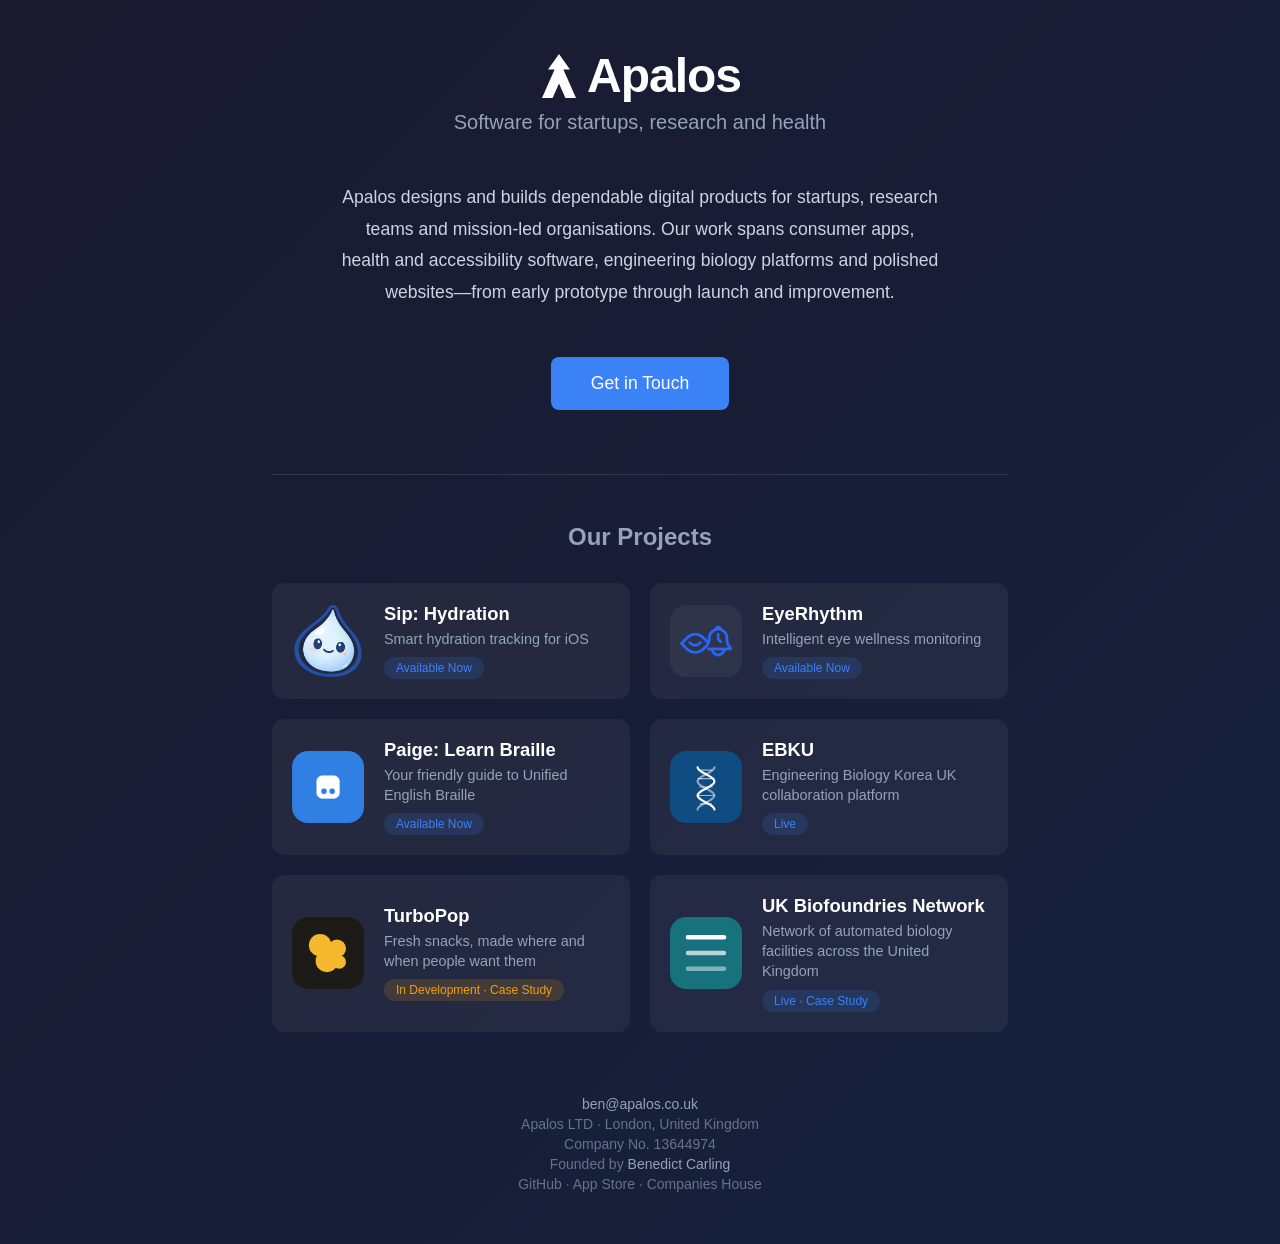
<file: index.html>
<!DOCTYPE html>
<html lang="en">
<head>
    <meta charset="UTF-8">
    <meta name="viewport" content="width=device-width, initial-scale=1.0">
    <title>Apalos LTD | Software for startups, research and health</title>
    <meta name="description" content="Apalos designs and builds dependable software for startups, research teams and mission-led organisations across health, accessibility, engineering biology and consumer technology.">
    <meta name="author" content="Apalos LTD">
    <meta name="robots" content="index, follow">
    <link rel="canonical" href="https://apalos.co.uk/">
    <meta property="og:type" content="website">
    <meta property="og:site_name" content="Apalos">
    <meta property="og:title" content="Apalos | Software built for ambitious ideas">
    <meta property="og:description" content="Digital products and websites for startups, research teams and mission-led organisations.">
    <meta property="og:url" content="https://apalos.co.uk/">
    <meta property="og:image" content="https://apalos.co.uk/images/og-apalos.png">
    <meta property="og:image:width" content="1200">
    <meta property="og:image:height" content="630">
    <meta property="og:image:alt" content="Apalos — Software built for ambitious ideas">
    <meta name="twitter:card" content="summary_large_image">
    <meta name="twitter:title" content="Apalos | Software built for ambitious ideas">
    <meta name="twitter:description" content="Digital products and websites for startups, research teams and mission-led organisations.">
    <meta name="twitter:image" content="https://apalos.co.uk/images/og-apalos.png">
    <meta name="twitter:image:alt" content="Apalos — Software built for ambitious ideas">
    <link rel="icon" href="/favicon.ico" sizes="32x32">
    <link rel="icon" href="/images/favicon.svg" type="image/svg+xml">
    <link rel="apple-touch-icon" href="/images/apple-touch-icon.png">
    <link rel="manifest" href="/site.webmanifest">
    <meta name="theme-color" content="#1a1a2e">
    <script type="application/ld+json">
    {
        "@context": "https://schema.org",
        "@graph": [
            {
                "@type": "Organization",
                "@id": "https://apalos.co.uk/#organization",
                "name": "Apalos",
                "legalName": "Apalos LTD",
                "url": "https://apalos.co.uk/",
                "logo": {
                    "@type": "ImageObject",
                    "url": "https://apalos.co.uk/images/logo-dark-200.png"
                },
                "email": "mailto:ben@apalos.co.uk",
                "foundingDate": "2021-09-27",
                "identifier": "UK company number 13644974",
                "address": {
                    "@type": "PostalAddress",
                    "addressLocality": "London",
                    "addressCountry": "GB"
                },
                "founder": {
                    "@id": "https://apalos.co.uk/#founder"
                },
                "sameAs": [
                    "https://find-and-update.company-information.service.gov.uk/company/13644974",
                    "https://apps.apple.com/us/developer/apalos-ltd/id1864995617"
                ]
            },
            {
                "@type": "Person",
                "@id": "https://apalos.co.uk/#founder",
                "name": "Benedict Carling",
                "jobTitle": "Founder and Software Developer",
                "worksFor": {
                    "@id": "https://apalos.co.uk/#organization"
                },
                "sameAs": [
                    "https://uk.linkedin.com/in/benedict-carling",
                    "https://github.com/Benedict-Carling"
                ]
            },
            {
                "@type": "WebSite",
                "@id": "https://apalos.co.uk/#website",
                "url": "https://apalos.co.uk/",
                "name": "Apalos",
                "publisher": {
                    "@id": "https://apalos.co.uk/#organization"
                }
            }
        ]
    }
    </script>
    <style>
        * {
            margin: 0;
            padding: 0;
            box-sizing: border-box;
        }

        body {
            font-family: -apple-system, BlinkMacSystemFont, 'Segoe UI', Roboto, Oxygen, Ubuntu, sans-serif;
            background: linear-gradient(135deg, #1a1a2e 0%, #16213e 100%);
            min-height: 100vh;
            display: flex;
            align-items: center;
            justify-content: center;
            color: #fff;
        }

        .container {
            width: 100%;
            max-width: 800px;
            padding: 3rem 2rem;
            text-align: center;
        }

        .logo {
            font-size: 3rem;
            font-weight: 700;
            margin-bottom: 0.5rem;
            letter-spacing: -1px;
            display: flex;
            align-items: center;
            justify-content: center;
            gap: 0.5rem;
        }

        .logo-icon {
            width: 2.5rem;
            height: 2.75rem;
        }

        .tagline {
            font-size: 1.25rem;
            color: #94a3b8;
            margin-bottom: 3rem;
        }

        .description {
            max-width: 600px;
            margin: 0 auto 3rem;
            font-size: 1.1rem;
            line-height: 1.8;
            color: #cbd5e1;
        }

        .cta {
            display: inline-block;
            background: #3b82f6;
            color: #fff;
            padding: 1rem 2.5rem;
            border-radius: 8px;
            text-decoration: none;
            font-size: 1.1rem;
            font-weight: 500;
            transition: background 0.2s ease;
        }

        .cta:hover {
            background: #2563eb;
        }

        .footer {
            margin-top: 4rem;
            font-size: 0.875rem;
            color: #64748b;
        }

        .footer p {
            margin: 0.25rem 0;
        }

        .contact {
            color: #94a3b8;
            text-decoration: none;
        }

        .contact:hover {
            color: #fff;
        }

        .profile-links {
            margin-top: 0.75rem;
        }

        .profile-links a {
            color: #64748b;
            text-decoration: none;
        }

        .profile-links a:hover {
            color: #cbd5e1;
        }

        .projects {
            margin-top: 4rem;
            padding-top: 3rem;
            border-top: 1px solid #2d3748;
        }

        .projects-title {
            font-size: 1.5rem;
            font-weight: 600;
            margin-bottom: 2rem;
            color: #94a3b8;
        }

        .project-list {
            display: grid;
            grid-template-columns: 1fr;
            gap: 1.25rem;
        }

        .project-card {
            position: relative;
            display: flex;
            align-items: center;
            gap: 1.25rem;
            background: rgba(255, 255, 255, 0.05);
            border-radius: 12px;
            padding: 1.25rem;
            text-decoration: none;
            transition: background 0.2s ease, transform 0.2s ease;
        }

        .project-card:hover {
            background: rgba(255, 255, 255, 0.1);
            transform: translateY(-2px);
        }

        .project-icon {
            flex-shrink: 0;
            width: 72px;
            height: 72px;
            border-radius: 16px;
            object-fit: cover;
        }

        .project-icon.contain {
            object-fit: contain;
            padding: 10px;
            background: rgba(255, 255, 255, 0.05);
        }

        .project-icon.light {
            background: #fff;
        }

        .project-info {
            text-align: left;
            min-width: 0;
        }

        .project-name {
            font-size: 1.15rem;
            font-weight: 600;
            color: #fff;
            margin-bottom: 0.25rem;
        }

        .project-tagline {
            font-size: 0.9rem;
            color: #94a3b8;
            line-height: 1.4;
            margin-bottom: 0.5rem;
        }

        .project-badge {
            display: inline-block;
            font-size: 0.75rem;
            color: #3b82f6;
            background: rgba(59, 130, 246, 0.15);
            padding: 0.25rem 0.75rem;
            border-radius: 999px;
        }

        .project-badge.dev {
            color: #f59e0b;
            background: rgba(245, 158, 11, 0.15);
        }

        .external-icon {
            position: absolute;
            top: 0.85rem;
            right: 0.85rem;
            width: 14px;
            height: 14px;
            color: #64748b;
            transition: color 0.2s ease;
        }

        .project-card:hover .external-icon {
            color: #fff;
        }

        .project-card[target="_blank"] .project-info {
            padding-right: 1.25rem;
        }

        @media (min-width: 720px) {
            .project-list {
                grid-template-columns: repeat(2, minmax(0, 1fr));
            }
        }

        @media (max-width: 400px) {
            .container {
                padding: 2.5rem 1.25rem;
            }

            .logo {
                font-size: 2.5rem;
            }

            .project-card {
                gap: 1rem;
                padding: 1rem;
            }

            .project-icon {
                width: 56px;
                height: 56px;
                border-radius: 12px;
            }

            .project-icon.contain {
                padding: 8px;
            }
        }
    </style>
</head>
<body>
    <div class="container">
        <h1 class="logo">
            <svg class="logo-icon" viewBox="0 0 200 220" fill="currentColor">
                <path d="M 100 0 L 155 78 L 122 78 L 185 220 L 132 220 L 100 148 L 68 220 L 15 220 L 78 78 L 45 78 Z"/>
            </svg>
            Apalos
        </h1>
        <p class="tagline">Software for startups, research and health</p>

        <p class="description">
            Apalos designs and builds dependable digital products for startups,
            research teams and mission-led organisations. Our work spans consumer
            apps, health and accessibility software, engineering biology platforms
            and polished websites—from early prototype through launch and improvement.
        </p>

        <a href="mailto:ben@apalos.co.uk" class="cta">Get in Touch</a>

        <div class="projects">
            <h2 class="projects-title">Our Projects</h2>
            <div class="project-list">
                <a href="/sip/" class="project-card">
                    <img src="/images/sip-mascot-default-emotion.png" alt="Sip App" class="project-icon">
                    <div class="project-info">
                        <div class="project-name">Sip: Hydration</div>
                        <div class="project-tagline">Smart hydration tracking for iOS</div>
                        <span class="project-badge">Available Now</span>
                    </div>
                </a>
                <a href="/eyerhythm/" class="project-card">
                    <img src="/images/eyerhythm-logo.png" alt="EyeRhythm" class="project-icon contain">
                    <div class="project-info">
                        <div class="project-name">EyeRhythm</div>
                        <div class="project-tagline">Intelligent eye wellness monitoring</div>
                        <span class="project-badge">Available Now</span>
                    </div>
                </a>
                <a href="/paige/" class="project-card">
                    <img src="/images/paige-logo.png" alt="Paige - Learn Braille" class="project-icon">
                    <div class="project-info">
                        <div class="project-name">Paige: Learn Braille</div>
                        <div class="project-tagline">Your friendly guide to Unified English Braille</div>
                        <span class="project-badge">Available Now</span>
                    </div>
                </a>
                <a href="/ebku/" class="project-card">
                    <img src="/images/ebku-logo.svg" alt="EBKU" class="project-icon">
                    <div class="project-info">
                        <div class="project-name">EBKU</div>
                        <div class="project-tagline">Engineering Biology Korea UK collaboration platform</div>
                        <span class="project-badge">Live</span>
                    </div>
                </a>
                <a href="/turbopop/" class="project-card">
                    <img src="/images/turbopop-logo.svg" alt="TurboPop" class="project-icon">
                    <div class="project-info">
                        <div class="project-name">TurboPop</div>
                        <div class="project-tagline">Fresh snacks, made where and when people want them</div>
                        <span class="project-badge dev">In Development · Case Study</span>
                    </div>
                </a>
                <a href="/uk-biofoundries/" class="project-card">
                    <img src="/images/uk-biofoundries-logo.svg" alt="UK Biofoundries Network" class="project-icon">
                    <div class="project-info">
                        <div class="project-name">UK Biofoundries Network</div>
                        <div class="project-tagline">Network of automated biology facilities across the United Kingdom</div>
                        <span class="project-badge">Live · Case Study</span>
                    </div>
                </a>
            </div>
        </div>

        <div class="footer">
            <p><a href="mailto:ben@apalos.co.uk" class="contact">ben@apalos.co.uk</a></p>
            <p>Apalos LTD · London, United Kingdom</p>
            <p>Company No. 13644974</p>
            <p>Founded by <a href="https://uk.linkedin.com/in/benedict-carling" class="contact" rel="me">Benedict Carling</a></p>
            <p class="profile-links">
                <a href="https://github.com/Benedict-Carling" rel="me">GitHub</a> ·
                <a href="https://apps.apple.com/us/developer/apalos-ltd/id1864995617">App Store</a> ·
                <a href="https://find-and-update.company-information.service.gov.uk/company/13644974">Companies House</a>
            </p>
        </div>
    </div>
</body>
</html>
</file>
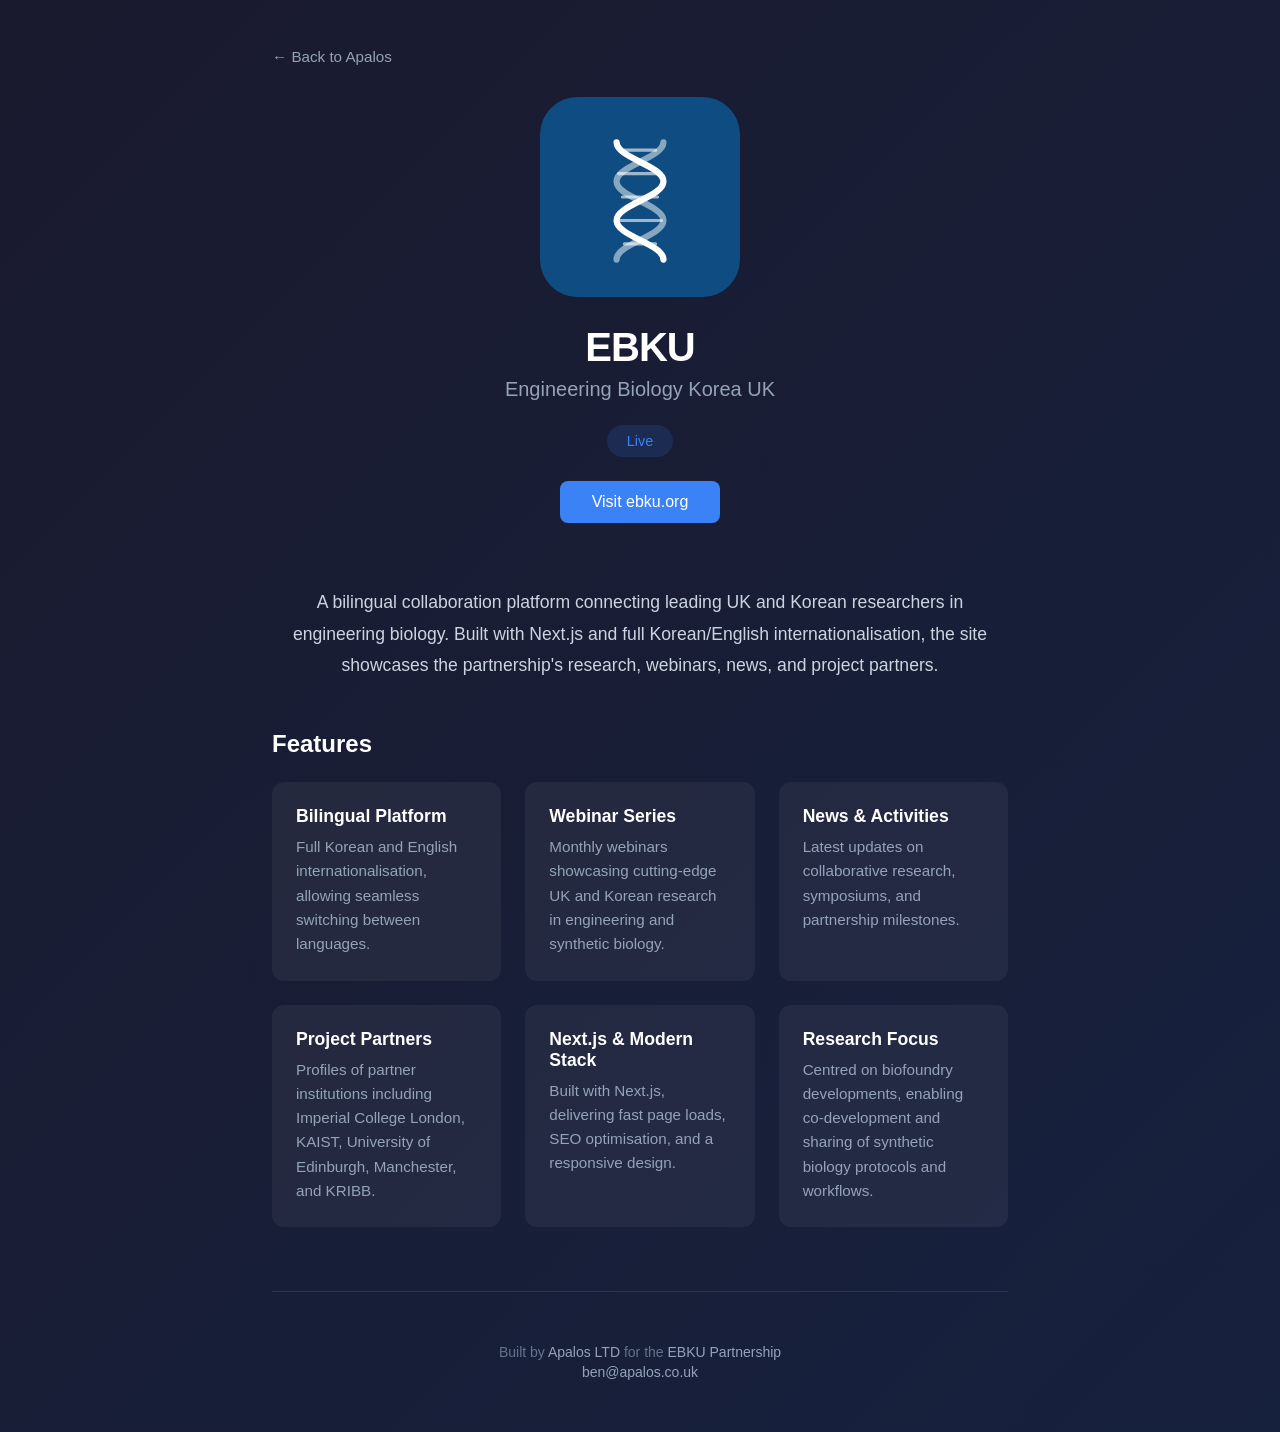
<file: ebku/index.html>
<!DOCTYPE html>
<html lang="en">
<head>
    <meta charset="UTF-8">
    <meta name="viewport" content="width=device-width, initial-scale=1.0">
    <title>EBKU - Engineering Biology Korea UK</title>
    <meta name="description" content="EBKU is the Engineering Biology Korea UK collaboration platform developed by Apalos to connect research, facilities and partnership activity.">
    <meta name="author" content="Apalos LTD">
    <meta name="robots" content="index, follow">
    <link rel="canonical" href="https://apalos.co.uk/ebku/">
    <meta property="og:type" content="website">
    <meta property="og:site_name" content="Apalos">
    <meta property="og:title" content="EBKU — Engineering Biology Korea UK">
    <meta property="og:description" content="A digital platform supporting engineering biology collaboration between the United Kingdom and South Korea.">
    <meta property="og:url" content="https://apalos.co.uk/ebku/">
    <meta property="og:image" content="https://apalos.co.uk/images/ebku-social.png">
    <meta property="og:image:alt" content="EBKU logo">
    <meta name="twitter:card" content="summary">
    <meta name="twitter:title" content="EBKU — Engineering Biology Korea UK">
    <meta name="twitter:description" content="A digital platform supporting engineering biology collaboration between the United Kingdom and South Korea.">
    <meta name="twitter:image" content="https://apalos.co.uk/images/ebku-social.png">
    <meta name="twitter:image:alt" content="EBKU logo">
    <link rel="icon" href="/favicon.ico" sizes="32x32">
    <link rel="icon" href="/images/favicon.svg" type="image/svg+xml">
    <link rel="apple-touch-icon" href="/images/apple-touch-icon.png">
    <link rel="manifest" href="/site.webmanifest">
    <meta name="theme-color" content="#1a1a2e">
    <style>
        * {
            margin: 0;
            padding: 0;
            box-sizing: border-box;
        }

        body {
            font-family: -apple-system, BlinkMacSystemFont, 'Segoe UI', Roboto, Oxygen, Ubuntu, sans-serif;
            background: linear-gradient(135deg, #1a1a2e 0%, #16213e 100%);
            min-height: 100vh;
            color: #fff;
        }

        .container {
            max-width: 800px;
            margin: 0 auto;
            padding: 3rem 2rem;
        }

        .back-link {
            display: inline-block;
            color: #94a3b8;
            text-decoration: none;
            font-size: 0.95rem;
            margin-bottom: 2rem;
            transition: color 0.2s ease;
        }

        .back-link:hover {
            color: #fff;
        }

        .hero {
            text-align: center;
            margin-bottom: 4rem;
        }

        .mascot {
            width: 200px;
            height: auto;
            border-radius: 32px;
            margin-bottom: 1.5rem;
        }

        .app-name {
            font-size: 2.5rem;
            font-weight: 700;
            margin-bottom: 0.5rem;
            letter-spacing: -1px;
        }

        .tagline {
            font-size: 1.25rem;
            color: #94a3b8;
            margin-bottom: 1.5rem;
        }

        .badge {
            display: inline-block;
            font-size: 0.9rem;
            color: #3b82f6;
            background: rgba(59, 130, 246, 0.15);
            padding: 0.5rem 1.25rem;
            border-radius: 999px;
            font-weight: 500;
        }

        .download-btn {
            display: inline-block;
            margin-top: 1.5rem;
            padding: 0.75rem 2rem;
            background: #3b82f6;
            color: #fff;
            text-decoration: none;
            border-radius: 8px;
            font-size: 1rem;
            font-weight: 500;
            transition: transform 0.2s ease, background 0.2s ease;
        }

        .download-btn:hover {
            transform: translateY(-2px);
            background: #2563eb;
        }

        .features {
            margin-bottom: 4rem;
        }

        .section-title {
            font-size: 1.5rem;
            font-weight: 600;
            margin-bottom: 1.5rem;
            color: #fff;
        }

        .feature-grid {
            display: grid;
            grid-template-columns: repeat(auto-fit, minmax(220px, 1fr));
            gap: 1.5rem;
        }

        .feature-card {
            background: rgba(255, 255, 255, 0.05);
            border-radius: 12px;
            padding: 1.5rem;
        }

        .feature-title {
            font-size: 1.1rem;
            font-weight: 600;
            margin-bottom: 0.5rem;
            color: #fff;
        }

        .feature-desc {
            font-size: 0.95rem;
            color: #94a3b8;
            line-height: 1.6;
        }

        .description {
            font-size: 1.1rem;
            line-height: 1.8;
            color: #cbd5e1;
            margin-bottom: 3rem;
            text-align: center;
        }

        .footer {
            text-align: center;
            padding-top: 3rem;
            border-top: 1px solid #2d3748;
            font-size: 0.875rem;
            color: #64748b;
        }

        .footer p {
            margin: 0.25rem 0;
        }

        .footer a {
            color: #94a3b8;
            text-decoration: none;
        }

        .footer a:hover {
            color: #fff;
        }
    </style>
</head>
<body>
    <div class="container">
        <a href="/" class="back-link">&larr; Back to Apalos</a>

        <div class="hero">
            <img src="/images/ebku-logo.svg" alt="EBKU" class="mascot">
            <h1 class="app-name">EBKU</h1>
            <p class="tagline">Engineering Biology Korea UK</p>
            <span class="badge">Live</span>
            <br>
            <a href="https://ebku.org" class="download-btn" target="_blank" rel="noopener">Visit ebku.org</a>
        </div>

        <p class="description">
            A bilingual collaboration platform connecting leading UK and Korean researchers
            in engineering biology. Built with Next.js and full Korean/English
            internationalisation, the site showcases the partnership's research, webinars,
            news, and project partners.
        </p>

        <div class="features">
            <h2 class="section-title">Features</h2>
            <div class="feature-grid">
                <div class="feature-card">
                    <div class="feature-title">Bilingual Platform</div>
                    <div class="feature-desc">Full Korean and English internationalisation, allowing seamless switching between languages.</div>
                </div>
                <div class="feature-card">
                    <div class="feature-title">Webinar Series</div>
                    <div class="feature-desc">Monthly webinars showcasing cutting-edge UK and Korean research in engineering and synthetic biology.</div>
                </div>
                <div class="feature-card">
                    <div class="feature-title">News &amp; Activities</div>
                    <div class="feature-desc">Latest updates on collaborative research, symposiums, and partnership milestones.</div>
                </div>
                <div class="feature-card">
                    <div class="feature-title">Project Partners</div>
                    <div class="feature-desc">Profiles of partner institutions including Imperial College London, KAIST, University of Edinburgh, Manchester, and KRIBB.</div>
                </div>
                <div class="feature-card">
                    <div class="feature-title">Next.js &amp; Modern Stack</div>
                    <div class="feature-desc">Built with Next.js, delivering fast page loads, SEO optimisation, and a responsive design.</div>
                </div>
                <div class="feature-card">
                    <div class="feature-title">Research Focus</div>
                    <div class="feature-desc">Centred on biofoundry developments, enabling co-development and sharing of synthetic biology protocols and workflows.</div>
                </div>
            </div>
        </div>

        <div class="footer">
            <p>Built by <a href="/">Apalos LTD</a> for the <a href="https://ebku.org" target="_blank" rel="noopener">EBKU Partnership</a></p>
            <p><a href="mailto:ben@apalos.co.uk">ben@apalos.co.uk</a></p>
        </div>
    </div>
</body>
</html>
</file>
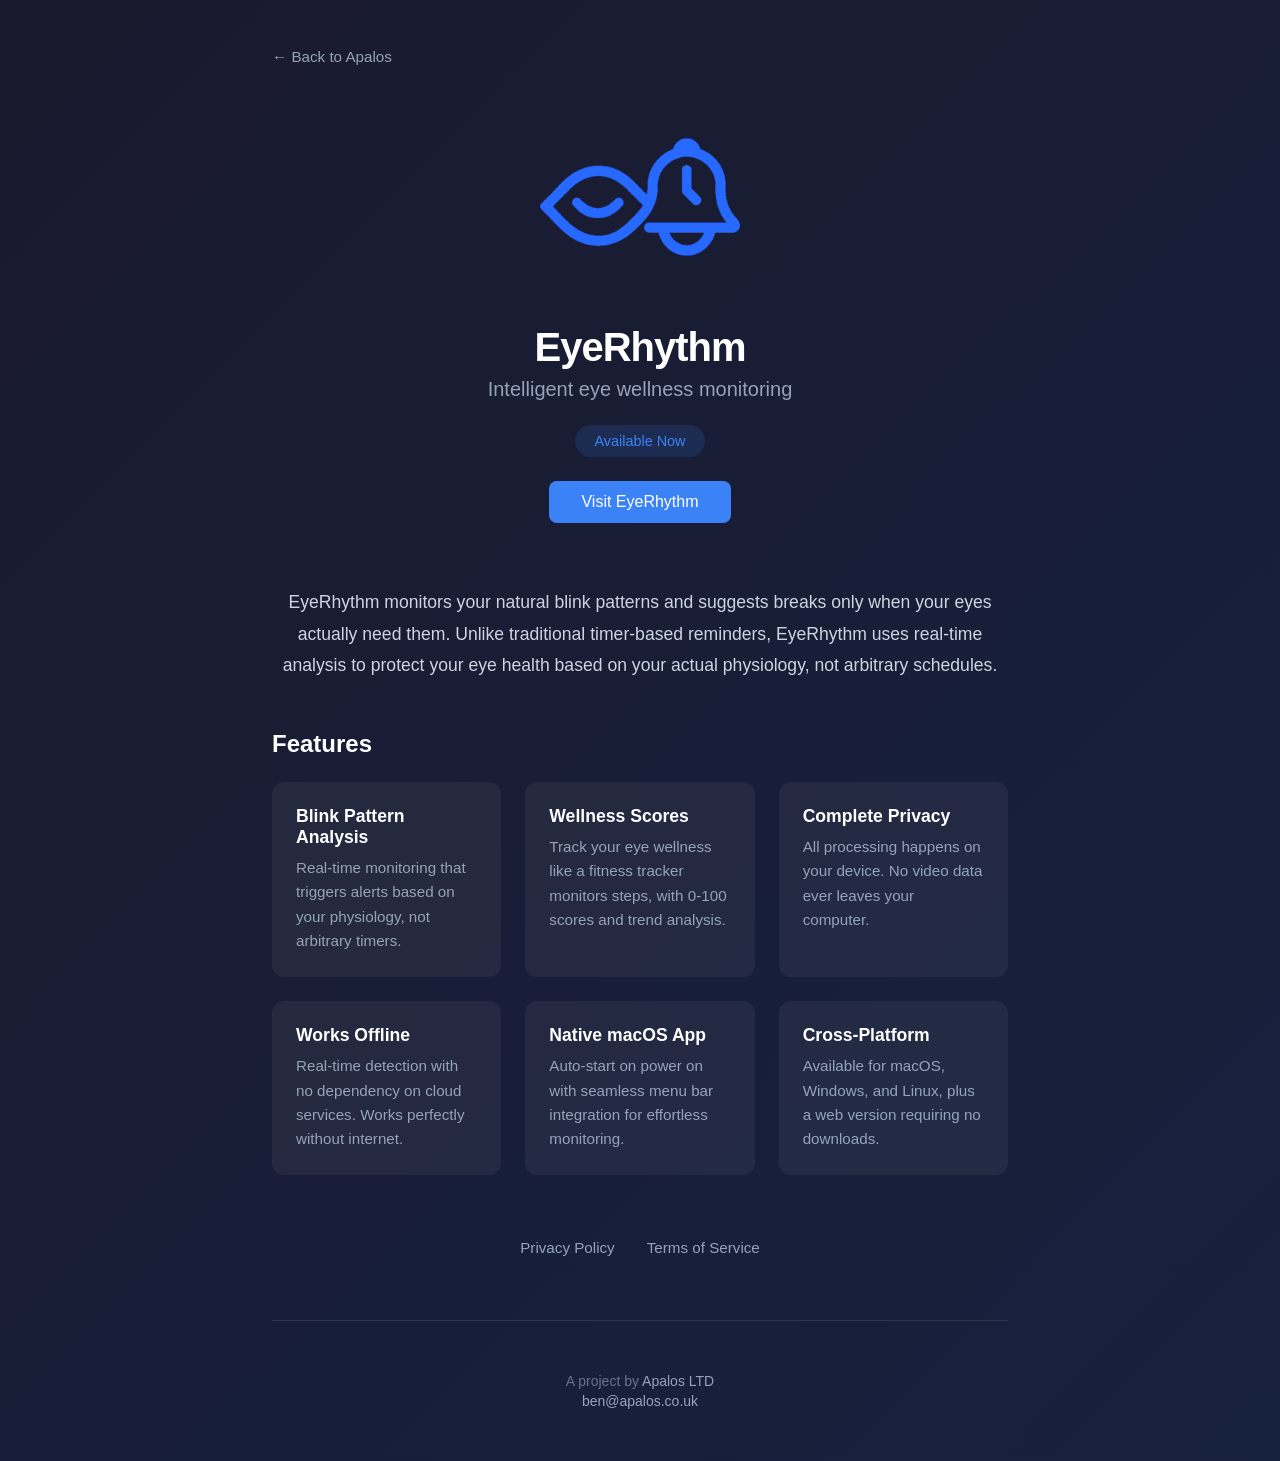
<file: eyerhythm/index.html>
<!DOCTYPE html>
<html lang="en">
<head>
    <meta charset="UTF-8">
    <meta name="viewport" content="width=device-width, initial-scale=1.0">
    <title>EyeRhythm - Intelligent Eye Wellness Monitoring</title>
    <meta name="description" content="EyeRhythm is an intelligent eye-wellness app from Apalos that helps users understand blink patterns and build healthier screen habits.">
    <meta name="author" content="Apalos LTD">
    <meta name="robots" content="index, follow">
    <link rel="canonical" href="https://apalos.co.uk/eyerhythm/">
    <meta property="og:type" content="website">
    <meta property="og:site_name" content="Apalos">
    <meta property="og:title" content="EyeRhythm — Intelligent eye wellness monitoring">
    <meta property="og:description" content="Understand blink patterns and build healthier habits around screen use.">
    <meta property="og:url" content="https://apalos.co.uk/eyerhythm/">
    <meta property="og:image" content="https://apalos.co.uk/images/eyerhythm-logo.png">
    <meta property="og:image:alt" content="EyeRhythm logo">
    <meta name="twitter:card" content="summary">
    <meta name="twitter:title" content="EyeRhythm — Intelligent eye wellness monitoring">
    <meta name="twitter:description" content="Understand blink patterns and build healthier habits around screen use.">
    <meta name="twitter:image" content="https://apalos.co.uk/images/eyerhythm-logo.png">
    <meta name="twitter:image:alt" content="EyeRhythm logo">
    <link rel="icon" href="/favicon.ico" sizes="32x32">
    <link rel="icon" href="/images/favicon.svg" type="image/svg+xml">
    <link rel="apple-touch-icon" href="/images/apple-touch-icon.png">
    <link rel="manifest" href="/site.webmanifest">
    <meta name="theme-color" content="#1a1a2e">
    <style>
        * {
            margin: 0;
            padding: 0;
            box-sizing: border-box;
        }

        body {
            font-family: -apple-system, BlinkMacSystemFont, 'Segoe UI', Roboto, Oxygen, Ubuntu, sans-serif;
            background: linear-gradient(135deg, #1a1a2e 0%, #16213e 100%);
            min-height: 100vh;
            color: #fff;
        }

        .container {
            max-width: 800px;
            margin: 0 auto;
            padding: 3rem 2rem;
        }

        .back-link {
            display: inline-block;
            color: #94a3b8;
            text-decoration: none;
            font-size: 0.95rem;
            margin-bottom: 2rem;
            transition: color 0.2s ease;
        }

        .back-link:hover {
            color: #fff;
        }

        .hero {
            text-align: center;
            margin-bottom: 4rem;
        }

        .mascot {
            width: 200px;
            height: auto;
            margin-bottom: 1.5rem;
        }

        .app-name {
            font-size: 2.5rem;
            font-weight: 700;
            margin-bottom: 0.5rem;
            letter-spacing: -1px;
        }

        .tagline {
            font-size: 1.25rem;
            color: #94a3b8;
            margin-bottom: 1.5rem;
        }

        .badge {
            display: inline-block;
            font-size: 0.9rem;
            color: #3b82f6;
            background: rgba(59, 130, 246, 0.15);
            padding: 0.5rem 1.25rem;
            border-radius: 999px;
            font-weight: 500;
        }

        .download-btn {
            display: inline-block;
            margin-top: 1.5rem;
            padding: 0.75rem 2rem;
            background: #3b82f6;
            color: #fff;
            text-decoration: none;
            border-radius: 8px;
            font-size: 1rem;
            font-weight: 500;
            transition: transform 0.2s ease, background 0.2s ease;
        }

        .download-btn:hover {
            transform: translateY(-2px);
            background: #2563eb;
        }

        .features {
            margin-bottom: 4rem;
        }

        .section-title {
            font-size: 1.5rem;
            font-weight: 600;
            margin-bottom: 1.5rem;
            color: #fff;
        }

        .feature-grid {
            display: grid;
            grid-template-columns: repeat(auto-fit, minmax(220px, 1fr));
            gap: 1.5rem;
        }

        .feature-card {
            background: rgba(255, 255, 255, 0.05);
            border-radius: 12px;
            padding: 1.5rem;
        }

        .feature-title {
            font-size: 1.1rem;
            font-weight: 600;
            margin-bottom: 0.5rem;
            color: #fff;
        }

        .feature-desc {
            font-size: 0.95rem;
            color: #94a3b8;
            line-height: 1.6;
        }

        .description {
            font-size: 1.1rem;
            line-height: 1.8;
            color: #cbd5e1;
            margin-bottom: 3rem;
            text-align: center;
        }

        .links {
            display: flex;
            justify-content: center;
            gap: 2rem;
            margin-bottom: 4rem;
        }

        .link {
            color: #94a3b8;
            text-decoration: none;
            font-size: 0.95rem;
            transition: color 0.2s ease;
        }

        .link:hover {
            color: #fff;
        }

        .footer {
            text-align: center;
            padding-top: 3rem;
            border-top: 1px solid #2d3748;
            font-size: 0.875rem;
            color: #64748b;
        }

        .footer p {
            margin: 0.25rem 0;
        }

        .footer a {
            color: #94a3b8;
            text-decoration: none;
        }

        .footer a:hover {
            color: #fff;
        }
    </style>
</head>
<body>
    <div class="container">
        <a href="/" class="back-link">&larr; Back to Apalos</a>

        <div class="hero">
            <img src="/images/eyerhythm-logo.png" alt="EyeRhythm" class="mascot">
            <h1 class="app-name">EyeRhythm</h1>
            <p class="tagline">Intelligent eye wellness monitoring</p>
            <span class="badge">Available Now</span>
            <br>
            <a href="https://eyerhythm.com" class="download-btn" target="_blank" rel="noopener">Visit EyeRhythm</a>
        </div>

        <p class="description">
            EyeRhythm monitors your natural blink patterns and suggests breaks only when
            your eyes actually need them. Unlike traditional timer-based reminders,
            EyeRhythm uses real-time analysis to protect your eye health based on your
            actual physiology, not arbitrary schedules.
        </p>

        <div class="features">
            <h2 class="section-title">Features</h2>
            <div class="feature-grid">
                <div class="feature-card">
                    <div class="feature-title">Blink Pattern Analysis</div>
                    <div class="feature-desc">Real-time monitoring that triggers alerts based on your physiology, not arbitrary timers.</div>
                </div>
                <div class="feature-card">
                    <div class="feature-title">Wellness Scores</div>
                    <div class="feature-desc">Track your eye wellness like a fitness tracker monitors steps, with 0-100 scores and trend analysis.</div>
                </div>
                <div class="feature-card">
                    <div class="feature-title">Complete Privacy</div>
                    <div class="feature-desc">All processing happens on your device. No video data ever leaves your computer.</div>
                </div>
                <div class="feature-card">
                    <div class="feature-title">Works Offline</div>
                    <div class="feature-desc">Real-time detection with no dependency on cloud services. Works perfectly without internet.</div>
                </div>
                <div class="feature-card">
                    <div class="feature-title">Native macOS App</div>
                    <div class="feature-desc">Auto-start on power on with seamless menu bar integration for effortless monitoring.</div>
                </div>
                <div class="feature-card">
                    <div class="feature-title">Cross-Platform</div>
                    <div class="feature-desc">Available for macOS, Windows, and Linux, plus a web version requiring no downloads.</div>
                </div>
            </div>
        </div>

        <div class="links">
            <a href="/eyerhythm/privacy.html" class="link">Privacy Policy</a>
            <a href="/eyerhythm/terms.html" class="link">Terms of Service</a>
        </div>

        <div class="footer">
            <p>A project by <a href="/">Apalos LTD</a></p>
            <p><a href="mailto:ben@apalos.co.uk">ben@apalos.co.uk</a></p>
        </div>
    </div>
</body>
</html>
</file>
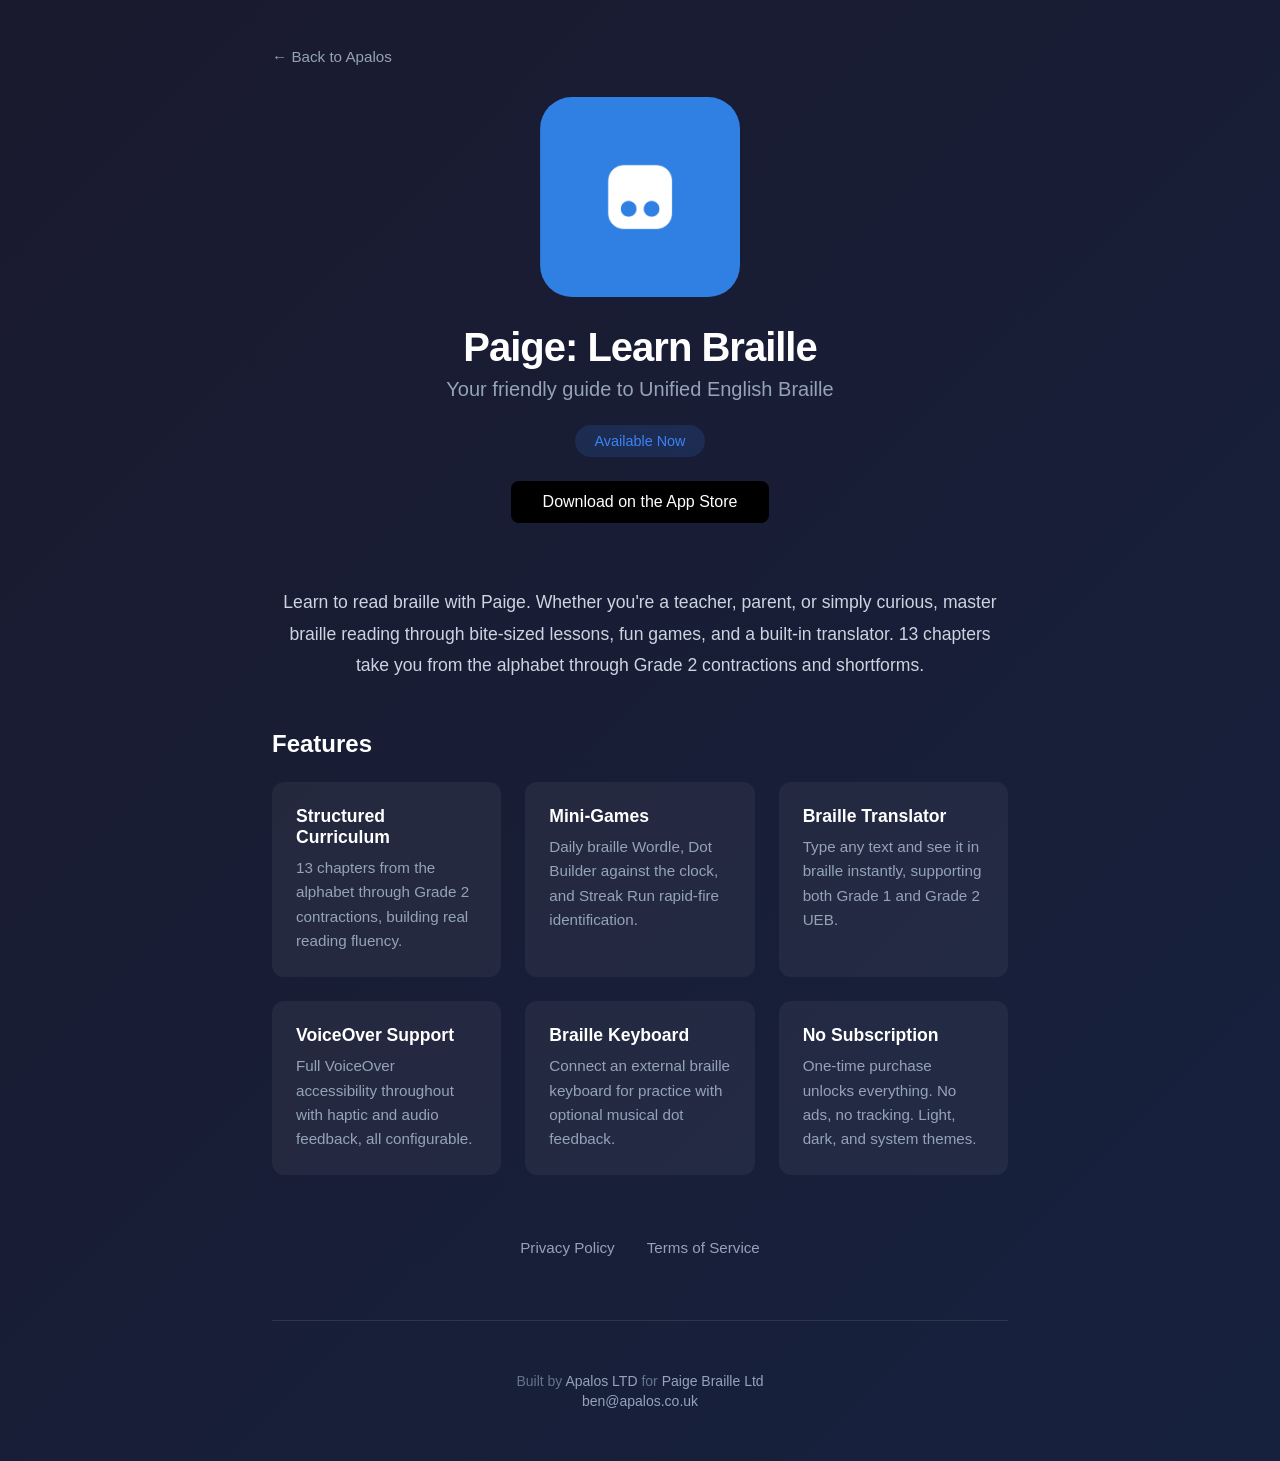
<file: paige/index.html>
<!DOCTYPE html>
<html lang="en">
<head>
    <meta charset="UTF-8">
    <meta name="viewport" content="width=device-width, initial-scale=1.0">
    <title>Paige: Learn Braille - Your Friendly Guide to Unified English Braille</title>
    <meta name="description" content="Paige is an accessible iOS learning app developed by Apalos that guides learners through Unified English Braille with structured, friendly lessons.">
    <meta name="author" content="Apalos LTD">
    <meta name="robots" content="index, follow">
    <link rel="canonical" href="https://apalos.co.uk/paige/">
    <meta property="og:type" content="website">
    <meta property="og:site_name" content="Apalos">
    <meta property="og:title" content="Paige — Learn Unified English Braille">
    <meta property="og:description" content="A friendly, accessible guide to learning Unified English Braille on iOS.">
    <meta property="og:url" content="https://apalos.co.uk/paige/">
    <meta property="og:image" content="https://apalos.co.uk/images/paige-logo.png">
    <meta property="og:image:alt" content="Paige Learn Braille logo">
    <meta name="twitter:card" content="summary">
    <meta name="twitter:title" content="Paige — Learn Unified English Braille">
    <meta name="twitter:description" content="A friendly, accessible guide to learning Unified English Braille on iOS.">
    <meta name="twitter:image" content="https://apalos.co.uk/images/paige-logo.png">
    <meta name="twitter:image:alt" content="Paige Learn Braille logo">
    <link rel="icon" href="/favicon.ico" sizes="32x32">
    <link rel="icon" href="/images/favicon.svg" type="image/svg+xml">
    <link rel="apple-touch-icon" href="/images/apple-touch-icon.png">
    <link rel="manifest" href="/site.webmanifest">
    <meta name="theme-color" content="#1a1a2e">
    <style>
        * {
            margin: 0;
            padding: 0;
            box-sizing: border-box;
        }

        body {
            font-family: -apple-system, BlinkMacSystemFont, 'Segoe UI', Roboto, Oxygen, Ubuntu, sans-serif;
            background: linear-gradient(135deg, #1a1a2e 0%, #16213e 100%);
            min-height: 100vh;
            color: #fff;
        }

        .container {
            max-width: 800px;
            margin: 0 auto;
            padding: 3rem 2rem;
        }

        .back-link {
            display: inline-block;
            color: #94a3b8;
            text-decoration: none;
            font-size: 0.95rem;
            margin-bottom: 2rem;
            transition: color 0.2s ease;
        }

        .back-link:hover {
            color: #fff;
        }

        .hero {
            text-align: center;
            margin-bottom: 4rem;
        }

        .mascot {
            width: 200px;
            height: auto;
            border-radius: 32px;
            margin-bottom: 1.5rem;
        }

        .app-name {
            font-size: 2.5rem;
            font-weight: 700;
            margin-bottom: 0.5rem;
            letter-spacing: -1px;
        }

        .tagline {
            font-size: 1.25rem;
            color: #94a3b8;
            margin-bottom: 1.5rem;
        }

        .badge {
            display: inline-block;
            font-size: 0.9rem;
            color: #3b82f6;
            background: rgba(59, 130, 246, 0.15);
            padding: 0.5rem 1.25rem;
            border-radius: 999px;
            font-weight: 500;
        }

        .download-btn {
            display: inline-block;
            margin-top: 1.5rem;
            padding: 0.75rem 2rem;
            background: #000;
            color: #fff;
            text-decoration: none;
            border-radius: 8px;
            font-size: 1rem;
            font-weight: 500;
            transition: transform 0.2s ease, opacity 0.2s ease;
        }

        .download-btn:hover {
            transform: translateY(-2px);
            opacity: 0.9;
        }

        .features {
            margin-bottom: 4rem;
        }

        .section-title {
            font-size: 1.5rem;
            font-weight: 600;
            margin-bottom: 1.5rem;
            color: #fff;
        }

        .feature-grid {
            display: grid;
            grid-template-columns: repeat(auto-fit, minmax(220px, 1fr));
            gap: 1.5rem;
        }

        .feature-card {
            background: rgba(255, 255, 255, 0.05);
            border-radius: 12px;
            padding: 1.5rem;
        }

        .feature-title {
            font-size: 1.1rem;
            font-weight: 600;
            margin-bottom: 0.5rem;
            color: #fff;
        }

        .feature-desc {
            font-size: 0.95rem;
            color: #94a3b8;
            line-height: 1.6;
        }

        .description {
            font-size: 1.1rem;
            line-height: 1.8;
            color: #cbd5e1;
            margin-bottom: 3rem;
            text-align: center;
        }

        .links {
            display: flex;
            justify-content: center;
            gap: 2rem;
            margin-bottom: 4rem;
        }

        .link {
            color: #94a3b8;
            text-decoration: none;
            font-size: 0.95rem;
            transition: color 0.2s ease;
        }

        .link:hover {
            color: #fff;
        }

        .footer {
            text-align: center;
            padding-top: 3rem;
            border-top: 1px solid #2d3748;
            font-size: 0.875rem;
            color: #64748b;
        }

        .footer p {
            margin: 0.25rem 0;
        }

        .footer a {
            color: #94a3b8;
            text-decoration: none;
        }

        .footer a:hover {
            color: #fff;
        }
    </style>
</head>
<body>
    <div class="container">
        <a href="/" class="back-link">&larr; Back to Apalos</a>

        <div class="hero">
            <img src="/images/paige-logo.png" alt="Paige - Learn Braille" class="mascot">
            <h1 class="app-name">Paige: Learn Braille</h1>
            <p class="tagline">Your friendly guide to Unified English Braille</p>
            <span class="badge">Available Now</span>
            <br>
            <a href="https://apps.apple.com/us/app/paige-learn-braille/id6759094449" class="download-btn" target="_blank" rel="noopener">Download on the App Store</a>
        </div>

        <p class="description">
            Learn to read braille with Paige. Whether you're a teacher, parent, or simply
            curious, master braille reading through bite-sized lessons, fun games, and a
            built-in translator. 13 chapters take you from the alphabet through Grade 2
            contractions and shortforms.
        </p>

        <div class="features">
            <h2 class="section-title">Features</h2>
            <div class="feature-grid">
                <div class="feature-card">
                    <div class="feature-title">Structured Curriculum</div>
                    <div class="feature-desc">13 chapters from the alphabet through Grade 2 contractions, building real reading fluency.</div>
                </div>
                <div class="feature-card">
                    <div class="feature-title">Mini-Games</div>
                    <div class="feature-desc">Daily braille Wordle, Dot Builder against the clock, and Streak Run rapid-fire identification.</div>
                </div>
                <div class="feature-card">
                    <div class="feature-title">Braille Translator</div>
                    <div class="feature-desc">Type any text and see it in braille instantly, supporting both Grade 1 and Grade 2 UEB.</div>
                </div>
                <div class="feature-card">
                    <div class="feature-title">VoiceOver Support</div>
                    <div class="feature-desc">Full VoiceOver accessibility throughout with haptic and audio feedback, all configurable.</div>
                </div>
                <div class="feature-card">
                    <div class="feature-title">Braille Keyboard</div>
                    <div class="feature-desc">Connect an external braille keyboard for practice with optional musical dot feedback.</div>
                </div>
                <div class="feature-card">
                    <div class="feature-title">No Subscription</div>
                    <div class="feature-desc">One-time purchase unlocks everything. No ads, no tracking. Light, dark, and system themes.</div>
                </div>
            </div>
        </div>

        <div class="links">
            <a href="https://paigebraille.com/en-GB/legal/privacy" class="link" target="_blank" rel="noopener">Privacy Policy</a>
            <a href="https://paigebraille.com/en-GB/legal/terms" class="link" target="_blank" rel="noopener">Terms of Service</a>
        </div>

        <div class="footer">
            <p>Built by <a href="/">Apalos LTD</a> for <a href="https://paigebraille.com" target="_blank" rel="noopener">Paige Braille Ltd</a></p>
            <p><a href="mailto:ben@apalos.co.uk">ben@apalos.co.uk</a></p>
        </div>
    </div>
</body>
</html>
</file>
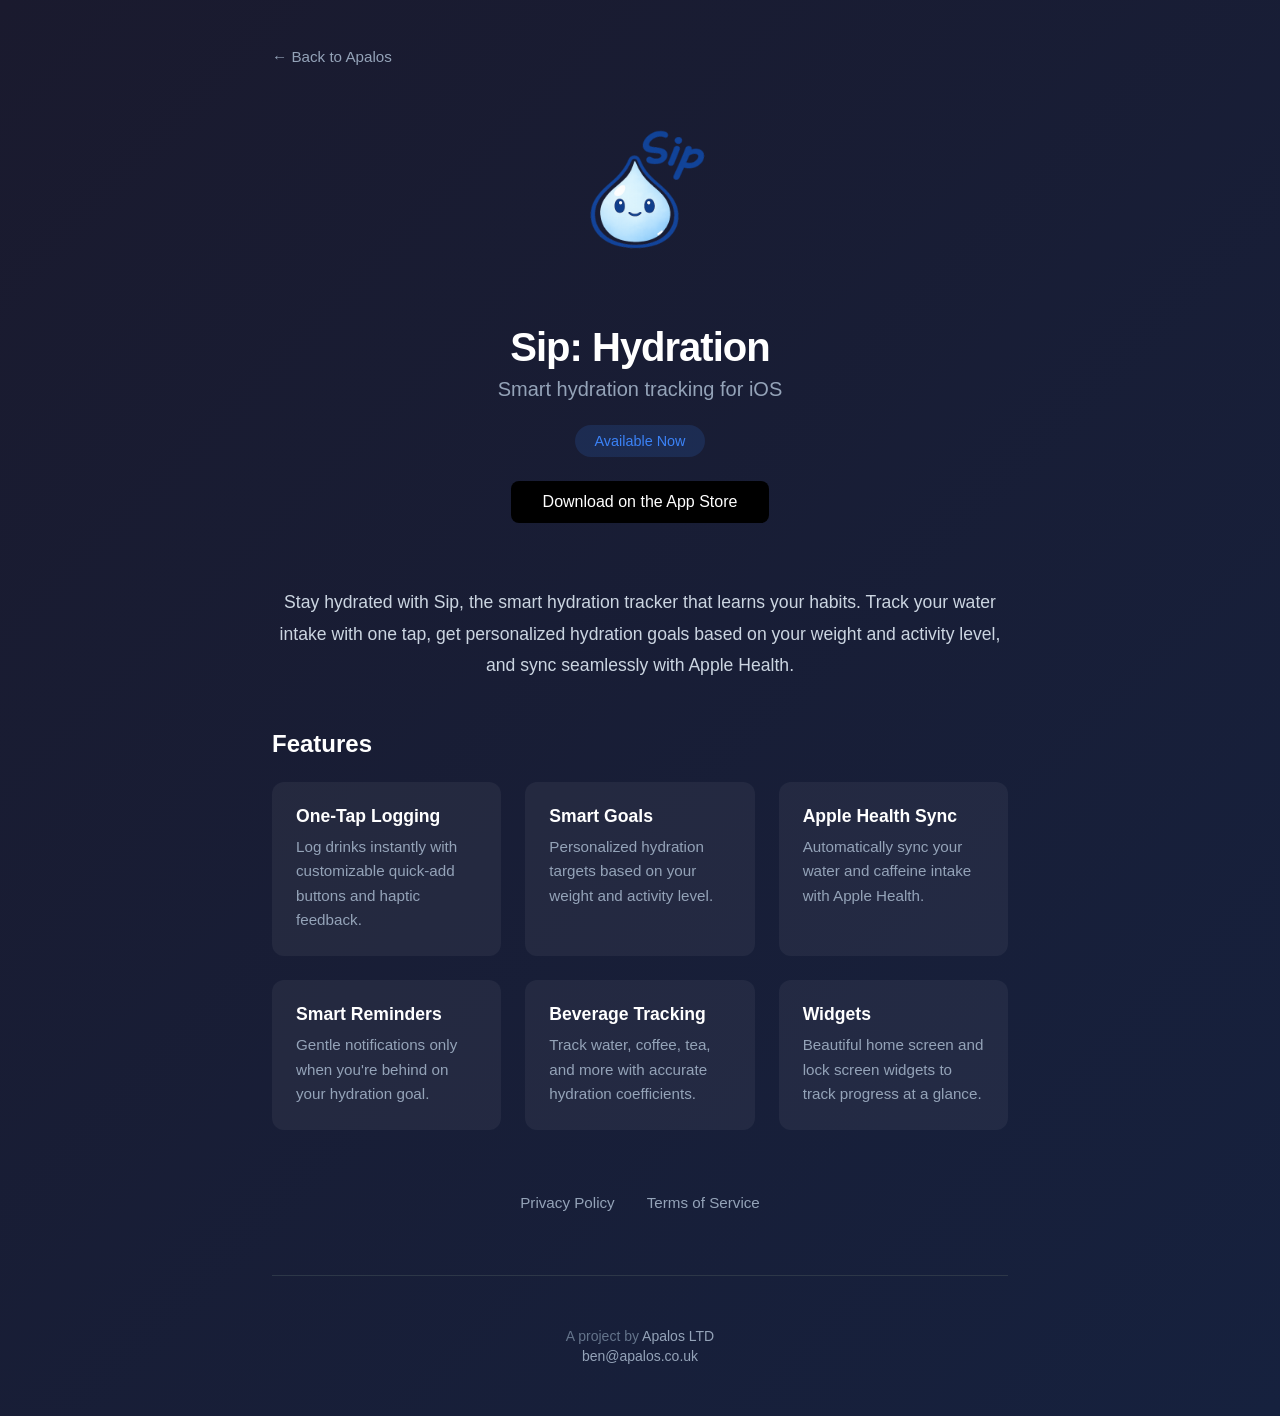
<file: sip/index.html>
<!DOCTYPE html>
<html lang="en">
<head>
    <meta charset="UTF-8">
    <meta name="viewport" content="width=device-width, initial-scale=1.0">
    <title>Sip: Hydration - Smart Hydration Tracking for iOS</title>
    <meta name="description" content="Sip is a smart iOS hydration tracker from Apalos, with personalised daily goals, quick drink logging, timely reminders and progress insights.">
    <meta name="author" content="Apalos LTD">
    <meta name="robots" content="index, follow">
    <link rel="canonical" href="https://apalos.co.uk/sip/">
    <meta property="og:type" content="website">
    <meta property="og:site_name" content="Apalos">
    <meta property="og:title" content="Sip: Hydration — Smart hydration tracking for iOS">
    <meta property="og:description" content="Personalised goals, quick logging, reminders and progress insights for healthier hydration habits.">
    <meta property="og:url" content="https://apalos.co.uk/sip/">
    <meta property="og:image" content="https://apalos.co.uk/images/sip-mascot-with-text.png">
    <meta property="og:image:alt" content="Sip hydration app mascot">
    <meta name="twitter:card" content="summary">
    <meta name="twitter:title" content="Sip: Hydration — Smart hydration tracking for iOS">
    <meta name="twitter:description" content="Personalised goals, quick logging, reminders and progress insights for healthier hydration habits.">
    <meta name="twitter:image" content="https://apalos.co.uk/images/sip-mascot-with-text.png">
    <meta name="twitter:image:alt" content="Sip hydration app mascot">
    <link rel="icon" href="/favicon.ico" sizes="32x32">
    <link rel="icon" href="/images/favicon.svg" type="image/svg+xml">
    <link rel="apple-touch-icon" href="/images/apple-touch-icon.png">
    <link rel="manifest" href="/site.webmanifest">
    <meta name="theme-color" content="#1a1a2e">
    <style>
        * {
            margin: 0;
            padding: 0;
            box-sizing: border-box;
        }

        body {
            font-family: -apple-system, BlinkMacSystemFont, 'Segoe UI', Roboto, Oxygen, Ubuntu, sans-serif;
            background: linear-gradient(135deg, #1a1a2e 0%, #16213e 100%);
            min-height: 100vh;
            color: #fff;
        }

        .container {
            max-width: 800px;
            margin: 0 auto;
            padding: 3rem 2rem;
        }

        .back-link {
            display: inline-block;
            color: #94a3b8;
            text-decoration: none;
            font-size: 0.95rem;
            margin-bottom: 2rem;
            transition: color 0.2s ease;
        }

        .back-link:hover {
            color: #fff;
        }

        .hero {
            text-align: center;
            margin-bottom: 4rem;
        }

        .mascot {
            width: 200px;
            height: auto;
            margin-bottom: 1.5rem;
        }

        .app-name {
            font-size: 2.5rem;
            font-weight: 700;
            margin-bottom: 0.5rem;
            letter-spacing: -1px;
        }

        .tagline {
            font-size: 1.25rem;
            color: #94a3b8;
            margin-bottom: 1.5rem;
        }

        .badge {
            display: inline-block;
            font-size: 0.9rem;
            color: #3b82f6;
            background: rgba(59, 130, 246, 0.15);
            padding: 0.5rem 1.25rem;
            border-radius: 999px;
            font-weight: 500;
        }

        .download-btn {
            display: inline-block;
            margin-top: 1.5rem;
            padding: 0.75rem 2rem;
            background: #000;
            color: #fff;
            text-decoration: none;
            border-radius: 8px;
            font-size: 1rem;
            font-weight: 500;
            transition: transform 0.2s ease, opacity 0.2s ease;
        }

        .download-btn:hover {
            transform: translateY(-2px);
            opacity: 0.9;
        }

        .features {
            margin-bottom: 4rem;
        }

        .section-title {
            font-size: 1.5rem;
            font-weight: 600;
            margin-bottom: 1.5rem;
            color: #fff;
        }

        .feature-grid {
            display: grid;
            grid-template-columns: repeat(auto-fit, minmax(220px, 1fr));
            gap: 1.5rem;
        }

        .feature-card {
            background: rgba(255, 255, 255, 0.05);
            border-radius: 12px;
            padding: 1.5rem;
        }

        .feature-title {
            font-size: 1.1rem;
            font-weight: 600;
            margin-bottom: 0.5rem;
            color: #fff;
        }

        .feature-desc {
            font-size: 0.95rem;
            color: #94a3b8;
            line-height: 1.6;
        }

        .description {
            font-size: 1.1rem;
            line-height: 1.8;
            color: #cbd5e1;
            margin-bottom: 3rem;
            text-align: center;
        }

        .links {
            display: flex;
            justify-content: center;
            gap: 2rem;
            margin-bottom: 4rem;
        }

        .link {
            color: #94a3b8;
            text-decoration: none;
            font-size: 0.95rem;
            transition: color 0.2s ease;
        }

        .link:hover {
            color: #fff;
        }

        .footer {
            text-align: center;
            padding-top: 3rem;
            border-top: 1px solid #2d3748;
            font-size: 0.875rem;
            color: #64748b;
        }

        .footer p {
            margin: 0.25rem 0;
        }

        .footer a {
            color: #94a3b8;
            text-decoration: none;
        }

        .footer a:hover {
            color: #fff;
        }
    </style>
</head>
<body>
    <div class="container">
        <a href="/" class="back-link">&larr; Back to Apalos</a>

        <div class="hero">
            <img src="/images/sip-mascot-with-text.png" alt="Sip Mascot" class="mascot">
            <h1 class="app-name">Sip: Hydration</h1>
            <p class="tagline">Smart hydration tracking for iOS</p>
            <span class="badge">Available Now</span>
            <br>
            <a href="https://apps.apple.com/us/app/sip-water-tracker/id6757387389" class="download-btn" target="_blank" rel="noopener">Download on the App Store</a>
        </div>

        <p class="description">
            Stay hydrated with Sip, the smart hydration tracker that learns your habits.
            Track your water intake with one tap, get personalized hydration goals based on
            your weight and activity level, and sync seamlessly with Apple Health.
        </p>

        <div class="features">
            <h2 class="section-title">Features</h2>
            <div class="feature-grid">
                <div class="feature-card">
                    <div class="feature-title">One-Tap Logging</div>
                    <div class="feature-desc">Log drinks instantly with customizable quick-add buttons and haptic feedback.</div>
                </div>
                <div class="feature-card">
                    <div class="feature-title">Smart Goals</div>
                    <div class="feature-desc">Personalized hydration targets based on your weight and activity level.</div>
                </div>
                <div class="feature-card">
                    <div class="feature-title">Apple Health Sync</div>
                    <div class="feature-desc">Automatically sync your water and caffeine intake with Apple Health.</div>
                </div>
                <div class="feature-card">
                    <div class="feature-title">Smart Reminders</div>
                    <div class="feature-desc">Gentle notifications only when you're behind on your hydration goal.</div>
                </div>
                <div class="feature-card">
                    <div class="feature-title">Beverage Tracking</div>
                    <div class="feature-desc">Track water, coffee, tea, and more with accurate hydration coefficients.</div>
                </div>
                <div class="feature-card">
                    <div class="feature-title">Widgets</div>
                    <div class="feature-desc">Beautiful home screen and lock screen widgets to track progress at a glance.</div>
                </div>
            </div>
        </div>

        <div class="links">
            <a href="/sip/privacy.html" class="link">Privacy Policy</a>
            <a href="/sip/terms.html" class="link">Terms of Service</a>
        </div>

        <div class="footer">
            <p>A project by <a href="/">Apalos LTD</a></p>
            <p><a href="mailto:ben@apalos.co.uk">ben@apalos.co.uk</a></p>
        </div>
    </div>
</body>
</html>
</file>
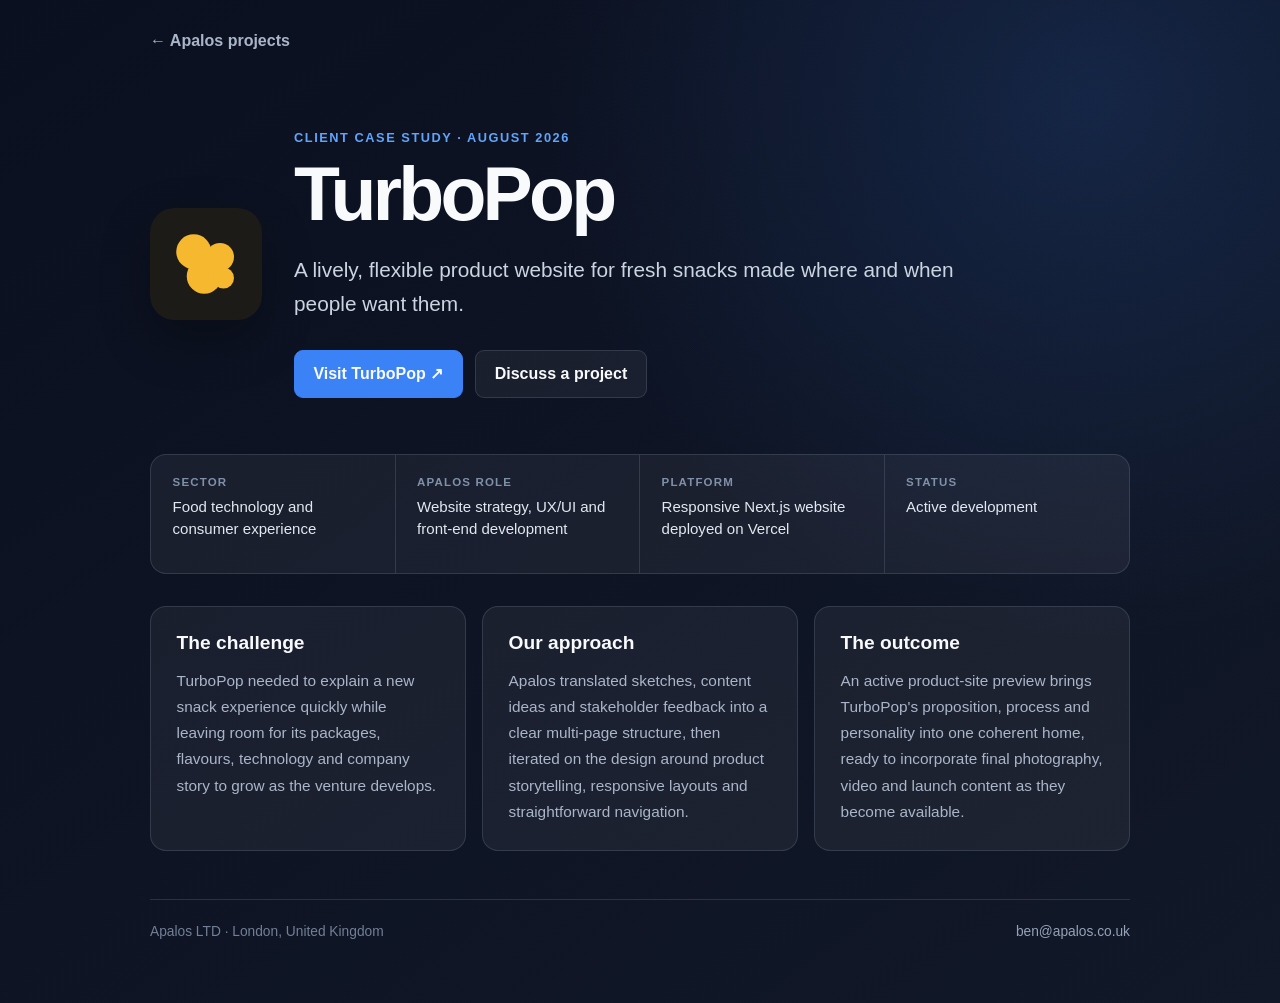
<file: turbopop/index.html>
<!DOCTYPE html>
<html lang="en">
<head>
    <meta charset="UTF-8">
    <meta name="viewport" content="width=device-width, initial-scale=1.0">
    <title>TurboPop website case study | Apalos</title>
    <meta name="description" content="How Apalos designed and developed TurboPop's responsive website for its fresh-snack technology, from information architecture to an active multi-page product preview.">
    <meta name="author" content="Apalos LTD">
    <meta name="robots" content="index, follow">
    <link rel="canonical" href="https://apalos.co.uk/turbopop/">
    <meta property="og:type" content="article">
    <meta property="og:site_name" content="Apalos">
    <meta property="og:title" content="TurboPop website case study | Apalos">
    <meta property="og:description" content="Website strategy, UX and front-end development for fresh-snack technology startup TurboPop.">
    <meta property="og:url" content="https://apalos.co.uk/turbopop/">
    <meta property="og:image" content="https://apalos.co.uk/images/turbopop-social.png">
    <meta property="og:image:width" content="512">
    <meta property="og:image:height" content="512">
    <meta property="og:image:alt" content="TurboPop logo">
    <meta name="twitter:card" content="summary">
    <meta name="twitter:title" content="TurboPop website case study | Apalos">
    <meta name="twitter:description" content="Website strategy, UX and front-end development for fresh-snack technology startup TurboPop.">
    <meta name="twitter:image" content="https://apalos.co.uk/images/turbopop-social.png">
    <meta name="twitter:image:alt" content="TurboPop logo">
    <link rel="icon" href="/favicon.ico" sizes="32x32">
    <link rel="icon" href="/images/favicon.svg" type="image/svg+xml">
    <link rel="stylesheet" href="/case-study.css">
</head>
<body>
    <main class="shell">
        <a class="back-link" href="/" aria-label="Back to Apalos projects">← Apalos projects</a>

        <header class="hero">
            <img class="project-logo" src="/images/turbopop-logo.svg" alt="TurboPop logo">
            <div>
                <p class="eyebrow">Client case study · August 2026</p>
                <h1>TurboPop</h1>
                <p class="lede">A lively, flexible product website for fresh snacks made where and when people want them.</p>
                <div class="actions">
                    <a class="button primary" href="https://turbopop-website.vercel.app" target="_blank" rel="noopener">Visit TurboPop ↗</a>
                    <a class="button" href="mailto:ben@apalos.co.uk?subject=Project%20enquiry">Discuss a project</a>
                </div>
            </div>
        </header>

        <section class="facts" aria-label="Project facts">
            <div class="fact"><span class="fact-label">Sector</span><span class="fact-value">Food technology and consumer experience</span></div>
            <div class="fact"><span class="fact-label">Apalos role</span><span class="fact-value">Website strategy, UX/UI and front-end development</span></div>
            <div class="fact"><span class="fact-label">Platform</span><span class="fact-value">Responsive Next.js website deployed on Vercel</span></div>
            <div class="fact"><span class="fact-label">Status</span><span class="fact-value">Active development</span></div>
        </section>

        <section class="story-grid" aria-label="TurboPop case study">
            <article class="story-card">
                <h2>The challenge</h2>
                <p>TurboPop needed to explain a new snack experience quickly while leaving room for its packages, flavours, technology and company story to grow as the venture develops.</p>
            </article>
            <article class="story-card">
                <h2>Our approach</h2>
                <p>Apalos translated sketches, content ideas and stakeholder feedback into a clear multi-page structure, then iterated on the design around product storytelling, responsive layouts and straightforward navigation.</p>
            </article>
            <article class="story-card">
                <h2>The outcome</h2>
                <p>An active product-site preview brings TurboPop's proposition, process and personality into one coherent home, ready to incorporate final photography, video and launch content as they become available.</p>
            </article>
        </section>

        <footer class="footer">
            <span>Apalos LTD · London, United Kingdom</span>
            <a href="mailto:ben@apalos.co.uk">ben@apalos.co.uk</a>
        </footer>
    </main>
</body>
</html>
</file>
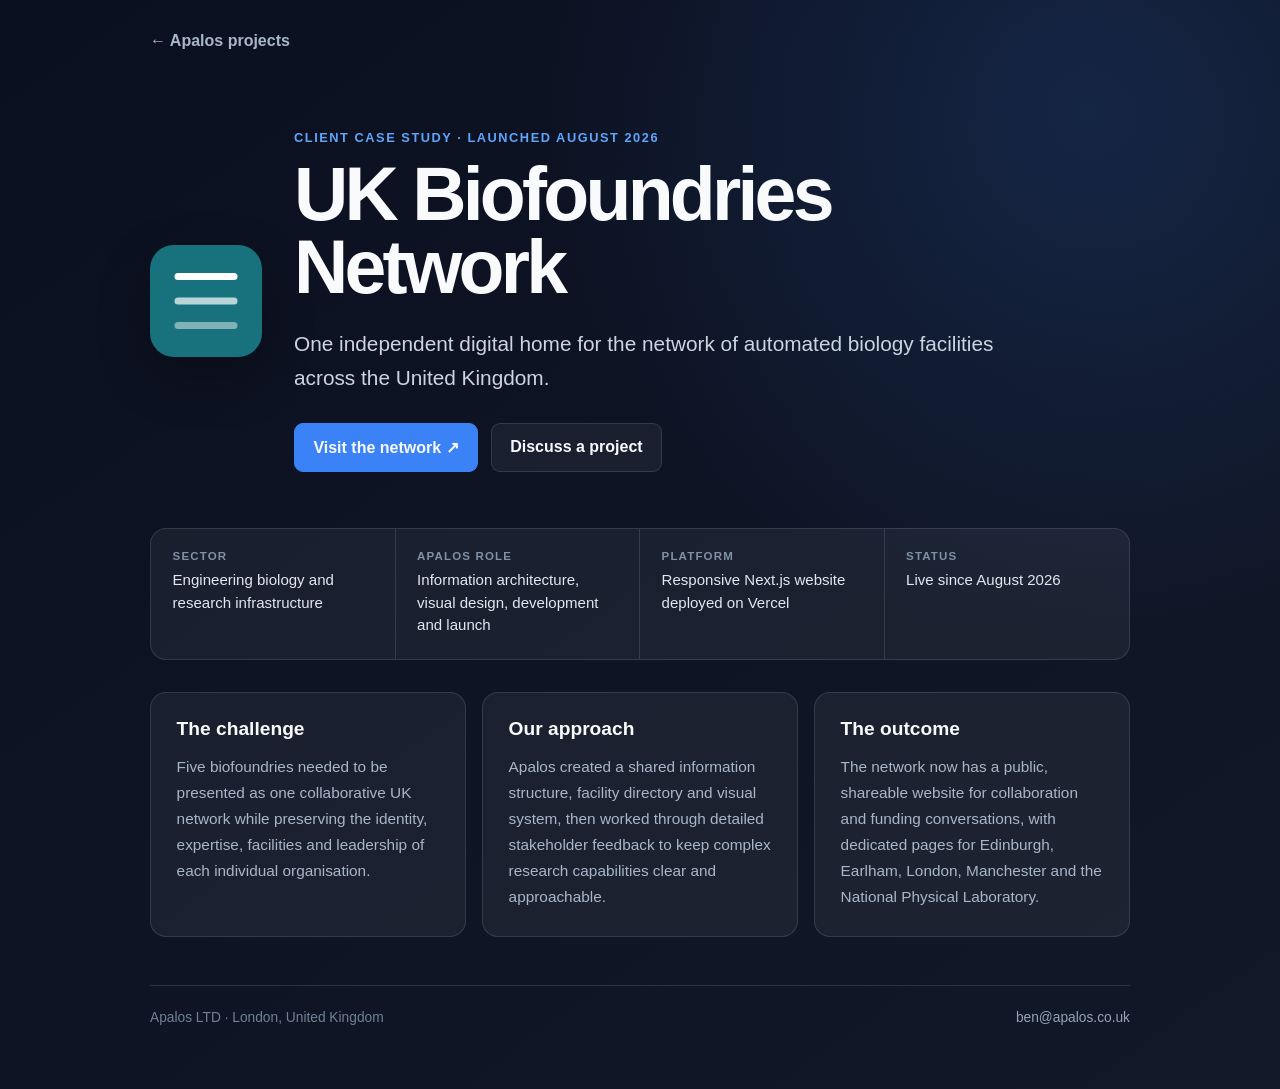
<file: uk-biofoundries/index.html>
<!DOCTYPE html>
<html lang="en">
<head>
    <meta charset="UTF-8">
    <meta name="viewport" content="width=device-width, initial-scale=1.0">
    <title>UK Biofoundries Network case study | Apalos</title>
    <meta name="description" content="How Apalos designed and launched the UK Biofoundries Network website, bringing five automated biology facilities together in one clear, independent digital home.">
    <meta name="author" content="Apalos LTD">
    <meta name="robots" content="index, follow">
    <link rel="canonical" href="https://apalos.co.uk/uk-biofoundries/">
    <meta property="og:type" content="article">
    <meta property="og:site_name" content="Apalos">
    <meta property="og:title" content="UK Biofoundries Network case study | Apalos">
    <meta property="og:description" content="A clear, independent digital home for five automated biology facilities across the United Kingdom.">
    <meta property="og:url" content="https://apalos.co.uk/uk-biofoundries/">
    <meta property="og:image" content="https://apalos.co.uk/images/uk-biofoundries-social.png">
    <meta property="og:image:width" content="512">
    <meta property="og:image:height" content="512">
    <meta property="og:image:alt" content="UK Biofoundries Network logo">
    <meta name="twitter:card" content="summary">
    <meta name="twitter:title" content="UK Biofoundries Network case study | Apalos">
    <meta name="twitter:description" content="A clear, independent digital home for five automated biology facilities across the United Kingdom.">
    <meta name="twitter:image" content="https://apalos.co.uk/images/uk-biofoundries-social.png">
    <meta name="twitter:image:alt" content="UK Biofoundries Network logo">
    <link rel="icon" href="/favicon.ico" sizes="32x32">
    <link rel="icon" href="/images/favicon.svg" type="image/svg+xml">
    <link rel="stylesheet" href="/case-study.css">
</head>
<body>
    <main class="shell">
        <a class="back-link" href="/" aria-label="Back to Apalos projects">← Apalos projects</a>

        <header class="hero">
            <img class="project-logo" src="/images/uk-biofoundries-logo.svg" alt="UK Biofoundries Network logo">
            <div>
                <p class="eyebrow">Client case study · Launched August 2026</p>
                <h1>UK Biofoundries Network</h1>
                <p class="lede">One independent digital home for the network of automated biology facilities across the United Kingdom.</p>
                <div class="actions">
                    <a class="button primary" href="https://ukbiofoundries.org" target="_blank" rel="noopener">Visit the network ↗</a>
                    <a class="button" href="mailto:ben@apalos.co.uk?subject=Project%20enquiry">Discuss a project</a>
                </div>
            </div>
        </header>

        <section class="facts" aria-label="Project facts">
            <div class="fact"><span class="fact-label">Sector</span><span class="fact-value">Engineering biology and research infrastructure</span></div>
            <div class="fact"><span class="fact-label">Apalos role</span><span class="fact-value">Information architecture, visual design, development and launch</span></div>
            <div class="fact"><span class="fact-label">Platform</span><span class="fact-value">Responsive Next.js website deployed on Vercel</span></div>
            <div class="fact"><span class="fact-label">Status</span><span class="fact-value">Live since August 2026</span></div>
        </section>

        <section class="story-grid" aria-label="UK Biofoundries Network case study">
            <article class="story-card">
                <h2>The challenge</h2>
                <p>Five biofoundries needed to be presented as one collaborative UK network while preserving the identity, expertise, facilities and leadership of each individual organisation.</p>
            </article>
            <article class="story-card">
                <h2>Our approach</h2>
                <p>Apalos created a shared information structure, facility directory and visual system, then worked through detailed stakeholder feedback to keep complex research capabilities clear and approachable.</p>
            </article>
            <article class="story-card">
                <h2>The outcome</h2>
                <p>The network now has a public, shareable website for collaboration and funding conversations, with dedicated pages for Edinburgh, Earlham, London, Manchester and the National Physical Laboratory.</p>
            </article>
        </section>

        <footer class="footer">
            <span>Apalos LTD · London, United Kingdom</span>
            <a href="mailto:ben@apalos.co.uk">ben@apalos.co.uk</a>
        </footer>
    </main>
</body>
</html>
</file>
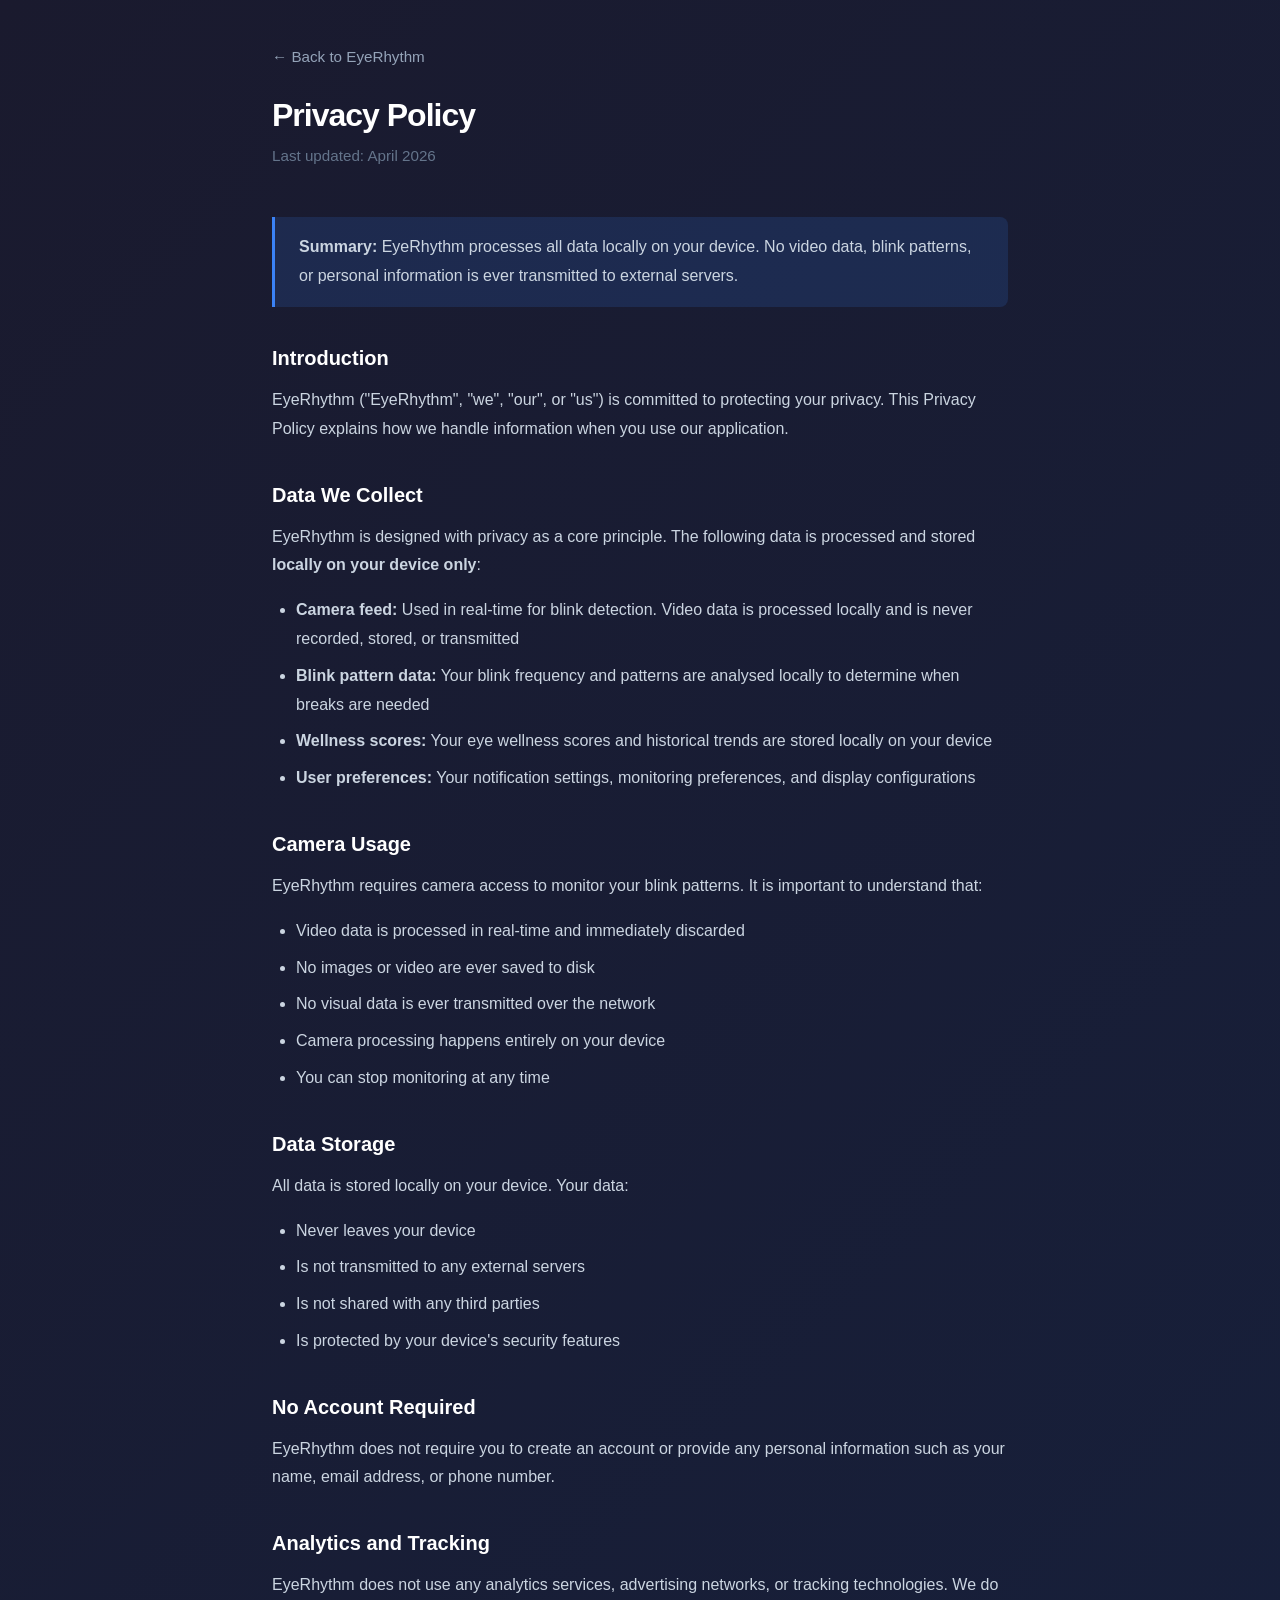
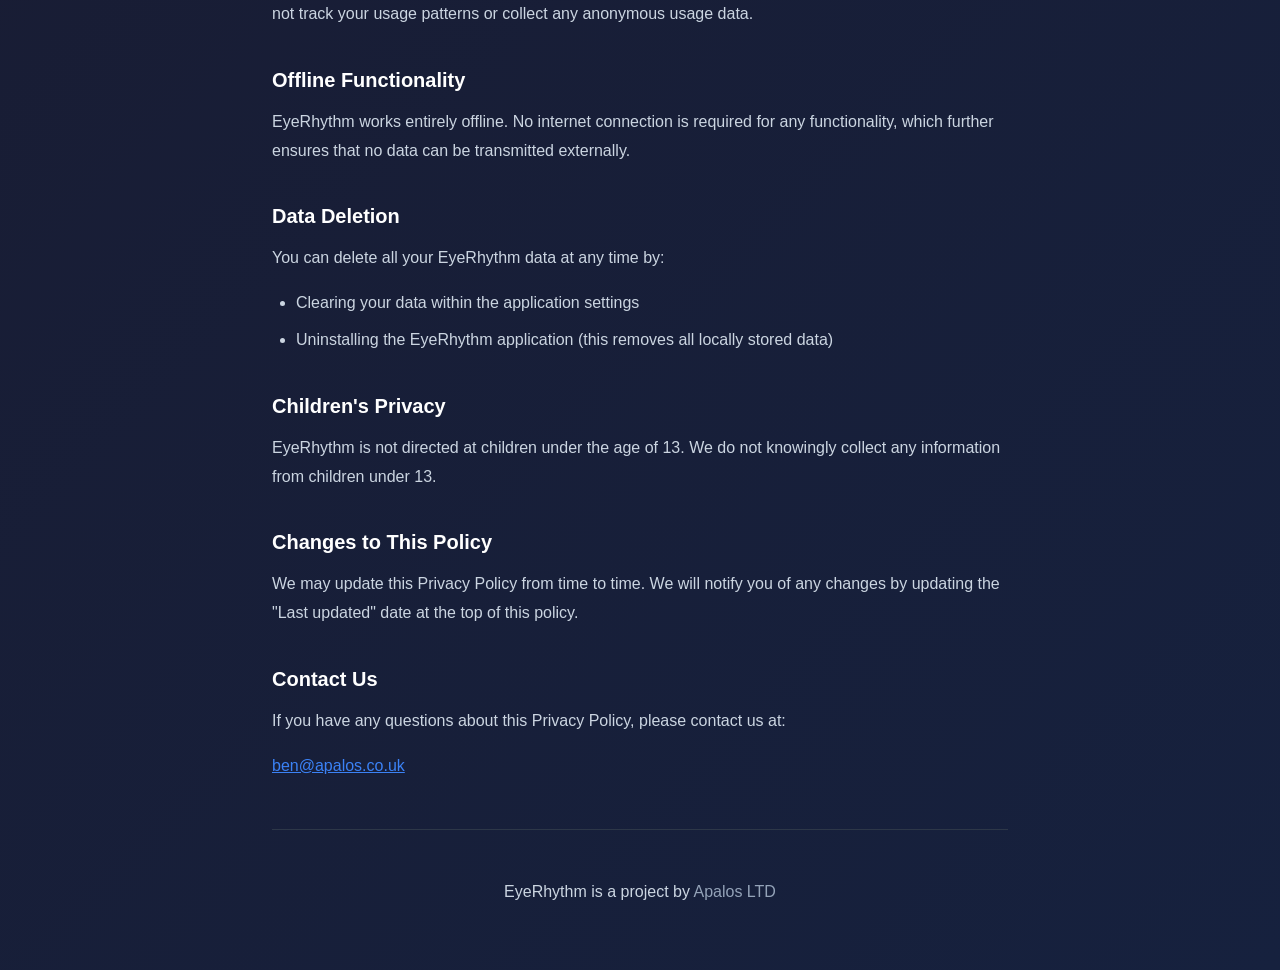
<file: eyerhythm/privacy.html>
<!DOCTYPE html>
<html lang="en">
<head>
    <meta charset="UTF-8">
    <meta name="viewport" content="width=device-width, initial-scale=1.0">
    <title>Privacy Policy - EyeRhythm</title>
    <link rel="icon" href="/favicon.ico" sizes="32x32">
    <link rel="icon" href="/images/favicon.svg" type="image/svg+xml">
    <link rel="apple-touch-icon" href="/images/apple-touch-icon.png">
    <link rel="manifest" href="/site.webmanifest">
    <meta name="theme-color" content="#1a1a2e">
    <style>
        * {
            margin: 0;
            padding: 0;
            box-sizing: border-box;
        }

        body {
            font-family: -apple-system, BlinkMacSystemFont, 'Segoe UI', Roboto, Oxygen, Ubuntu, sans-serif;
            background: linear-gradient(135deg, #1a1a2e 0%, #16213e 100%);
            min-height: 100vh;
            color: #fff;
        }

        .container {
            max-width: 800px;
            margin: 0 auto;
            padding: 3rem 2rem;
        }

        .back-link {
            display: inline-block;
            color: #94a3b8;
            text-decoration: none;
            font-size: 0.95rem;
            margin-bottom: 2rem;
            transition: color 0.2s ease;
        }

        .back-link:hover {
            color: #fff;
        }

        h1 {
            font-size: 2rem;
            font-weight: 700;
            margin-bottom: 0.5rem;
            letter-spacing: -1px;
        }

        .last-updated {
            font-size: 0.95rem;
            color: #64748b;
            margin-bottom: 3rem;
        }

        h2 {
            font-size: 1.25rem;
            font-weight: 600;
            margin-top: 2.5rem;
            margin-bottom: 1rem;
            color: #fff;
        }

        p, li {
            font-size: 1rem;
            line-height: 1.8;
            color: #cbd5e1;
            margin-bottom: 1rem;
        }

        ul {
            margin-left: 1.5rem;
            margin-bottom: 1rem;
        }

        li {
            margin-bottom: 0.5rem;
        }

        .highlight {
            background: rgba(59, 130, 246, 0.15);
            border-left: 3px solid #3b82f6;
            padding: 1rem 1.5rem;
            border-radius: 0 8px 8px 0;
            margin: 1.5rem 0;
        }

        .highlight p {
            margin-bottom: 0;
        }

        .footer {
            text-align: center;
            padding-top: 3rem;
            margin-top: 3rem;
            border-top: 1px solid #2d3748;
            font-size: 0.875rem;
            color: #64748b;
        }

        .footer a {
            color: #94a3b8;
            text-decoration: none;
        }

        .footer a:hover {
            color: #fff;
        }
    </style>
</head>
<body>
    <div class="container">
        <a href="/eyerhythm/" class="back-link">&larr; Back to EyeRhythm</a>

        <h1>Privacy Policy</h1>
        <p class="last-updated">Last updated: April 2026</p>

        <div class="highlight">
            <p><strong>Summary:</strong> EyeRhythm processes all data locally on your device. No video data, blink patterns, or personal information is ever transmitted to external servers.</p>
        </div>

        <h2>Introduction</h2>
        <p>EyeRhythm ("EyeRhythm", "we", "our", or "us") is committed to protecting your privacy. This Privacy Policy explains how we handle information when you use our application.</p>

        <h2>Data We Collect</h2>
        <p>EyeRhythm is designed with privacy as a core principle. The following data is processed and stored <strong>locally on your device only</strong>:</p>
        <ul>
            <li><strong>Camera feed:</strong> Used in real-time for blink detection. Video data is processed locally and is never recorded, stored, or transmitted</li>
            <li><strong>Blink pattern data:</strong> Your blink frequency and patterns are analysed locally to determine when breaks are needed</li>
            <li><strong>Wellness scores:</strong> Your eye wellness scores and historical trends are stored locally on your device</li>
            <li><strong>User preferences:</strong> Your notification settings, monitoring preferences, and display configurations</li>
        </ul>

        <h2>Camera Usage</h2>
        <p>EyeRhythm requires camera access to monitor your blink patterns. It is important to understand that:</p>
        <ul>
            <li>Video data is processed in real-time and immediately discarded</li>
            <li>No images or video are ever saved to disk</li>
            <li>No visual data is ever transmitted over the network</li>
            <li>Camera processing happens entirely on your device</li>
            <li>You can stop monitoring at any time</li>
        </ul>

        <h2>Data Storage</h2>
        <p>All data is stored locally on your device. Your data:</p>
        <ul>
            <li>Never leaves your device</li>
            <li>Is not transmitted to any external servers</li>
            <li>Is not shared with any third parties</li>
            <li>Is protected by your device's security features</li>
        </ul>

        <h2>No Account Required</h2>
        <p>EyeRhythm does not require you to create an account or provide any personal information such as your name, email address, or phone number.</p>

        <h2>Analytics and Tracking</h2>
        <p>EyeRhythm does not use any analytics services, advertising networks, or tracking technologies. We do not track your usage patterns or collect any anonymous usage data.</p>

        <h2>Offline Functionality</h2>
        <p>EyeRhythm works entirely offline. No internet connection is required for any functionality, which further ensures that no data can be transmitted externally.</p>

        <h2>Data Deletion</h2>
        <p>You can delete all your EyeRhythm data at any time by:</p>
        <ul>
            <li>Clearing your data within the application settings</li>
            <li>Uninstalling the EyeRhythm application (this removes all locally stored data)</li>
        </ul>

        <h2>Children's Privacy</h2>
        <p>EyeRhythm is not directed at children under the age of 13. We do not knowingly collect any information from children under 13.</p>

        <h2>Changes to This Policy</h2>
        <p>We may update this Privacy Policy from time to time. We will notify you of any changes by updating the "Last updated" date at the top of this policy.</p>

        <h2>Contact Us</h2>
        <p>If you have any questions about this Privacy Policy, please contact us at:</p>
        <p><a href="mailto:ben@apalos.co.uk" style="color: #3b82f6;">ben@apalos.co.uk</a></p>

        <div class="footer">
            <p>EyeRhythm is a project by <a href="/">Apalos LTD</a></p>
        </div>
    </div>
</body>
</html>
</file>
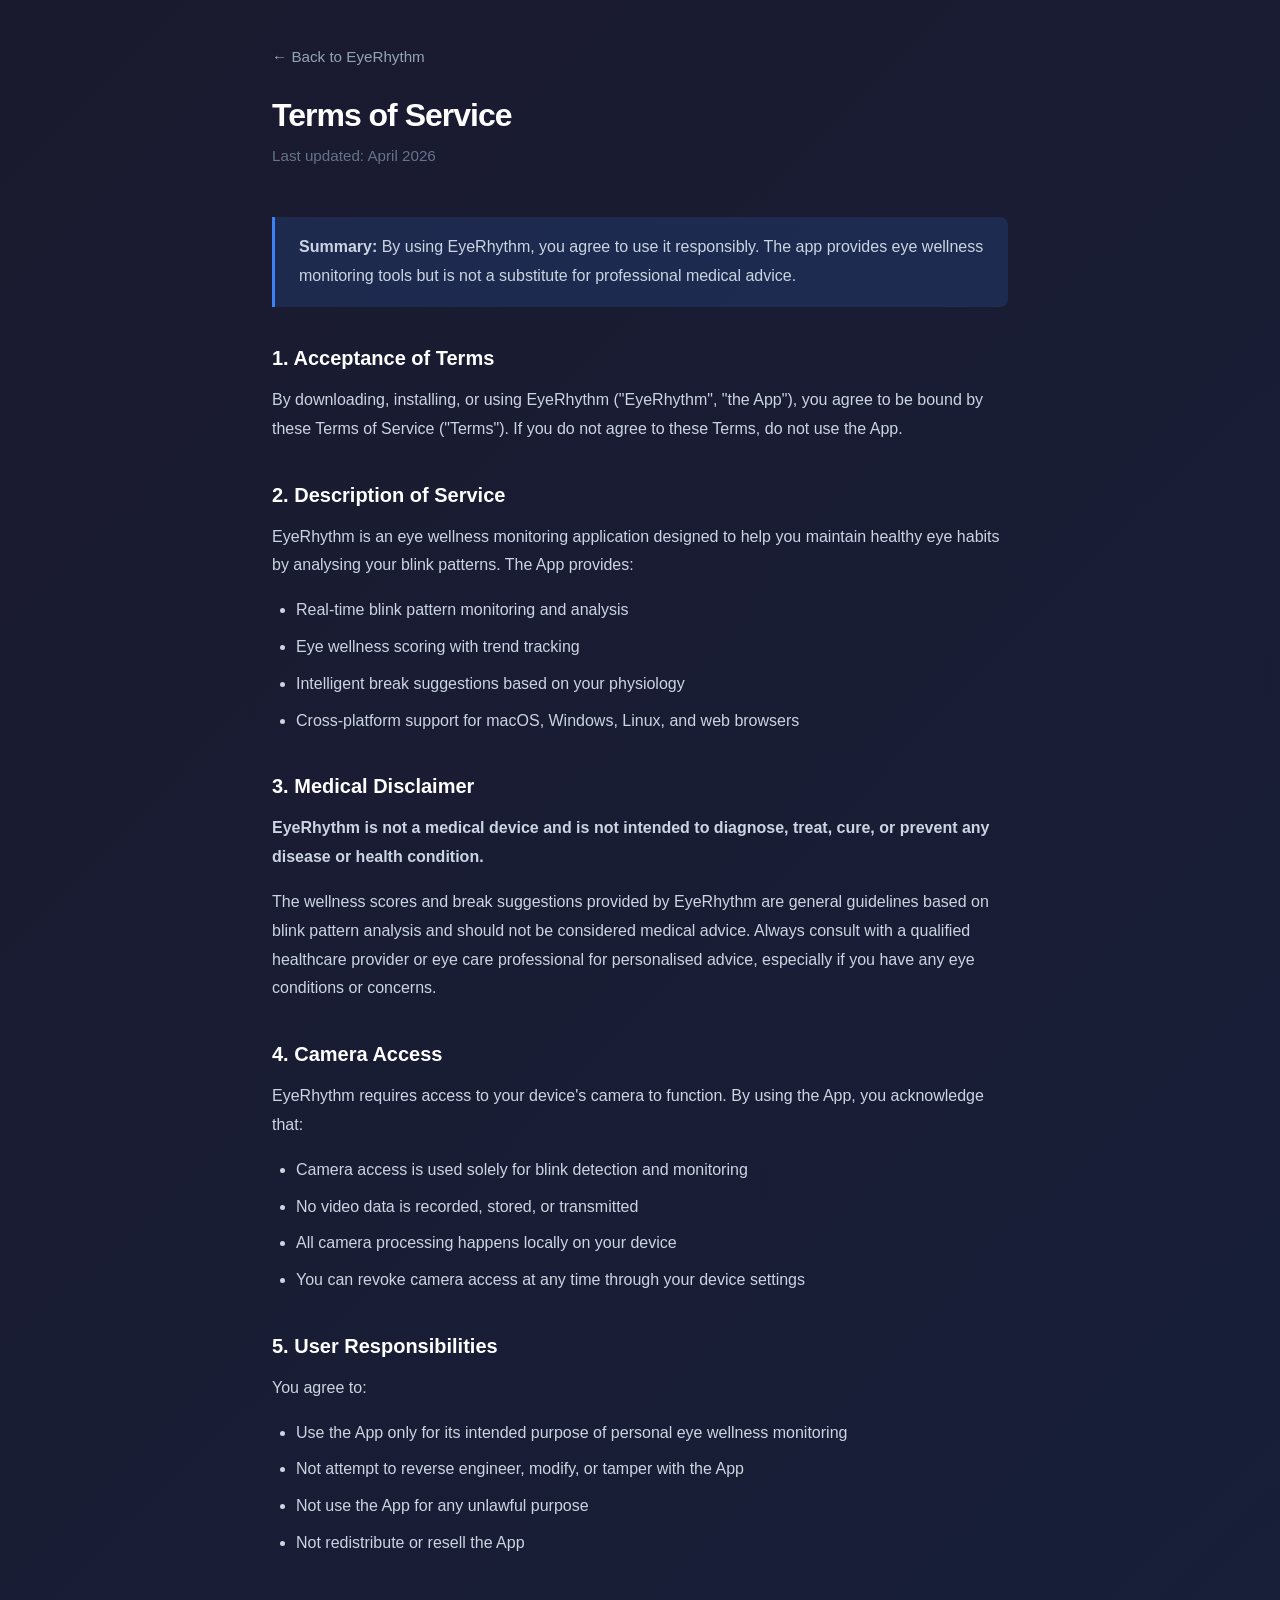
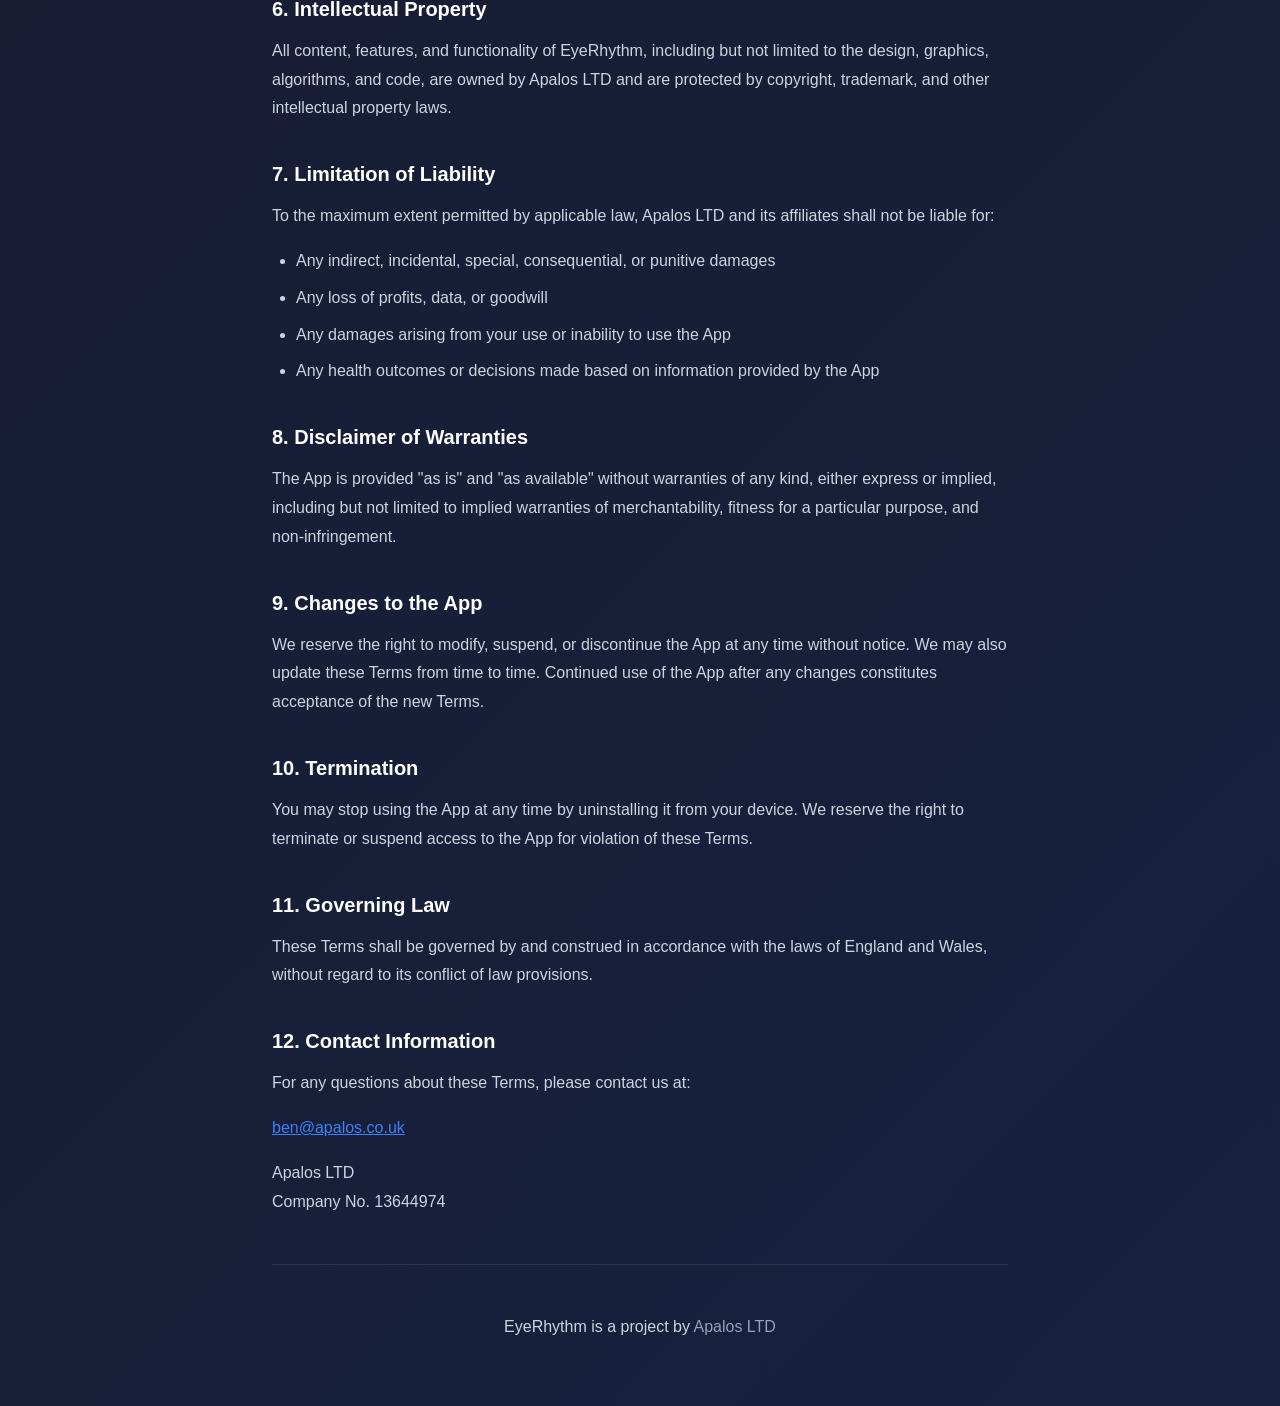
<file: eyerhythm/terms.html>
<!DOCTYPE html>
<html lang="en">
<head>
    <meta charset="UTF-8">
    <meta name="viewport" content="width=device-width, initial-scale=1.0">
    <title>Terms of Service - EyeRhythm</title>
    <link rel="icon" href="/favicon.ico" sizes="32x32">
    <link rel="icon" href="/images/favicon.svg" type="image/svg+xml">
    <link rel="apple-touch-icon" href="/images/apple-touch-icon.png">
    <link rel="manifest" href="/site.webmanifest">
    <meta name="theme-color" content="#1a1a2e">
    <style>
        * {
            margin: 0;
            padding: 0;
            box-sizing: border-box;
        }

        body {
            font-family: -apple-system, BlinkMacSystemFont, 'Segoe UI', Roboto, Oxygen, Ubuntu, sans-serif;
            background: linear-gradient(135deg, #1a1a2e 0%, #16213e 100%);
            min-height: 100vh;
            color: #fff;
        }

        .container {
            max-width: 800px;
            margin: 0 auto;
            padding: 3rem 2rem;
        }

        .back-link {
            display: inline-block;
            color: #94a3b8;
            text-decoration: none;
            font-size: 0.95rem;
            margin-bottom: 2rem;
            transition: color 0.2s ease;
        }

        .back-link:hover {
            color: #fff;
        }

        h1 {
            font-size: 2rem;
            font-weight: 700;
            margin-bottom: 0.5rem;
            letter-spacing: -1px;
        }

        .last-updated {
            font-size: 0.95rem;
            color: #64748b;
            margin-bottom: 3rem;
        }

        h2 {
            font-size: 1.25rem;
            font-weight: 600;
            margin-top: 2.5rem;
            margin-bottom: 1rem;
            color: #fff;
        }

        p, li {
            font-size: 1rem;
            line-height: 1.8;
            color: #cbd5e1;
            margin-bottom: 1rem;
        }

        ul {
            margin-left: 1.5rem;
            margin-bottom: 1rem;
        }

        li {
            margin-bottom: 0.5rem;
        }

        .highlight {
            background: rgba(59, 130, 246, 0.15);
            border-left: 3px solid #3b82f6;
            padding: 1rem 1.5rem;
            border-radius: 0 8px 8px 0;
            margin: 1.5rem 0;
        }

        .highlight p {
            margin-bottom: 0;
        }

        .footer {
            text-align: center;
            padding-top: 3rem;
            margin-top: 3rem;
            border-top: 1px solid #2d3748;
            font-size: 0.875rem;
            color: #64748b;
        }

        .footer a {
            color: #94a3b8;
            text-decoration: none;
        }

        .footer a:hover {
            color: #fff;
        }
    </style>
</head>
<body>
    <div class="container">
        <a href="/eyerhythm/" class="back-link">&larr; Back to EyeRhythm</a>

        <h1>Terms of Service</h1>
        <p class="last-updated">Last updated: April 2026</p>

        <div class="highlight">
            <p><strong>Summary:</strong> By using EyeRhythm, you agree to use it responsibly. The app provides eye wellness monitoring tools but is not a substitute for professional medical advice.</p>
        </div>

        <h2>1. Acceptance of Terms</h2>
        <p>By downloading, installing, or using EyeRhythm ("EyeRhythm", "the App"), you agree to be bound by these Terms of Service ("Terms"). If you do not agree to these Terms, do not use the App.</p>

        <h2>2. Description of Service</h2>
        <p>EyeRhythm is an eye wellness monitoring application designed to help you maintain healthy eye habits by analysing your blink patterns. The App provides:</p>
        <ul>
            <li>Real-time blink pattern monitoring and analysis</li>
            <li>Eye wellness scoring with trend tracking</li>
            <li>Intelligent break suggestions based on your physiology</li>
            <li>Cross-platform support for macOS, Windows, Linux, and web browsers</li>
        </ul>

        <h2>3. Medical Disclaimer</h2>
        <p><strong>EyeRhythm is not a medical device and is not intended to diagnose, treat, cure, or prevent any disease or health condition.</strong></p>
        <p>The wellness scores and break suggestions provided by EyeRhythm are general guidelines based on blink pattern analysis and should not be considered medical advice. Always consult with a qualified healthcare provider or eye care professional for personalised advice, especially if you have any eye conditions or concerns.</p>

        <h2>4. Camera Access</h2>
        <p>EyeRhythm requires access to your device's camera to function. By using the App, you acknowledge that:</p>
        <ul>
            <li>Camera access is used solely for blink detection and monitoring</li>
            <li>No video data is recorded, stored, or transmitted</li>
            <li>All camera processing happens locally on your device</li>
            <li>You can revoke camera access at any time through your device settings</li>
        </ul>

        <h2>5. User Responsibilities</h2>
        <p>You agree to:</p>
        <ul>
            <li>Use the App only for its intended purpose of personal eye wellness monitoring</li>
            <li>Not attempt to reverse engineer, modify, or tamper with the App</li>
            <li>Not use the App for any unlawful purpose</li>
            <li>Not redistribute or resell the App</li>
        </ul>

        <h2>6. Intellectual Property</h2>
        <p>All content, features, and functionality of EyeRhythm, including but not limited to the design, graphics, algorithms, and code, are owned by Apalos LTD and are protected by copyright, trademark, and other intellectual property laws.</p>

        <h2>7. Limitation of Liability</h2>
        <p>To the maximum extent permitted by applicable law, Apalos LTD and its affiliates shall not be liable for:</p>
        <ul>
            <li>Any indirect, incidental, special, consequential, or punitive damages</li>
            <li>Any loss of profits, data, or goodwill</li>
            <li>Any damages arising from your use or inability to use the App</li>
            <li>Any health outcomes or decisions made based on information provided by the App</li>
        </ul>

        <h2>8. Disclaimer of Warranties</h2>
        <p>The App is provided "as is" and "as available" without warranties of any kind, either express or implied, including but not limited to implied warranties of merchantability, fitness for a particular purpose, and non-infringement.</p>

        <h2>9. Changes to the App</h2>
        <p>We reserve the right to modify, suspend, or discontinue the App at any time without notice. We may also update these Terms from time to time. Continued use of the App after any changes constitutes acceptance of the new Terms.</p>

        <h2>10. Termination</h2>
        <p>You may stop using the App at any time by uninstalling it from your device. We reserve the right to terminate or suspend access to the App for violation of these Terms.</p>

        <h2>11. Governing Law</h2>
        <p>These Terms shall be governed by and construed in accordance with the laws of England and Wales, without regard to its conflict of law provisions.</p>

        <h2>12. Contact Information</h2>
        <p>For any questions about these Terms, please contact us at:</p>
        <p><a href="mailto:ben@apalos.co.uk" style="color: #3b82f6;">ben@apalos.co.uk</a></p>
        <p>Apalos LTD<br>Company No. 13644974</p>

        <div class="footer">
            <p>EyeRhythm is a project by <a href="/">Apalos LTD</a></p>
        </div>
    </div>
</body>
</html>
</file>
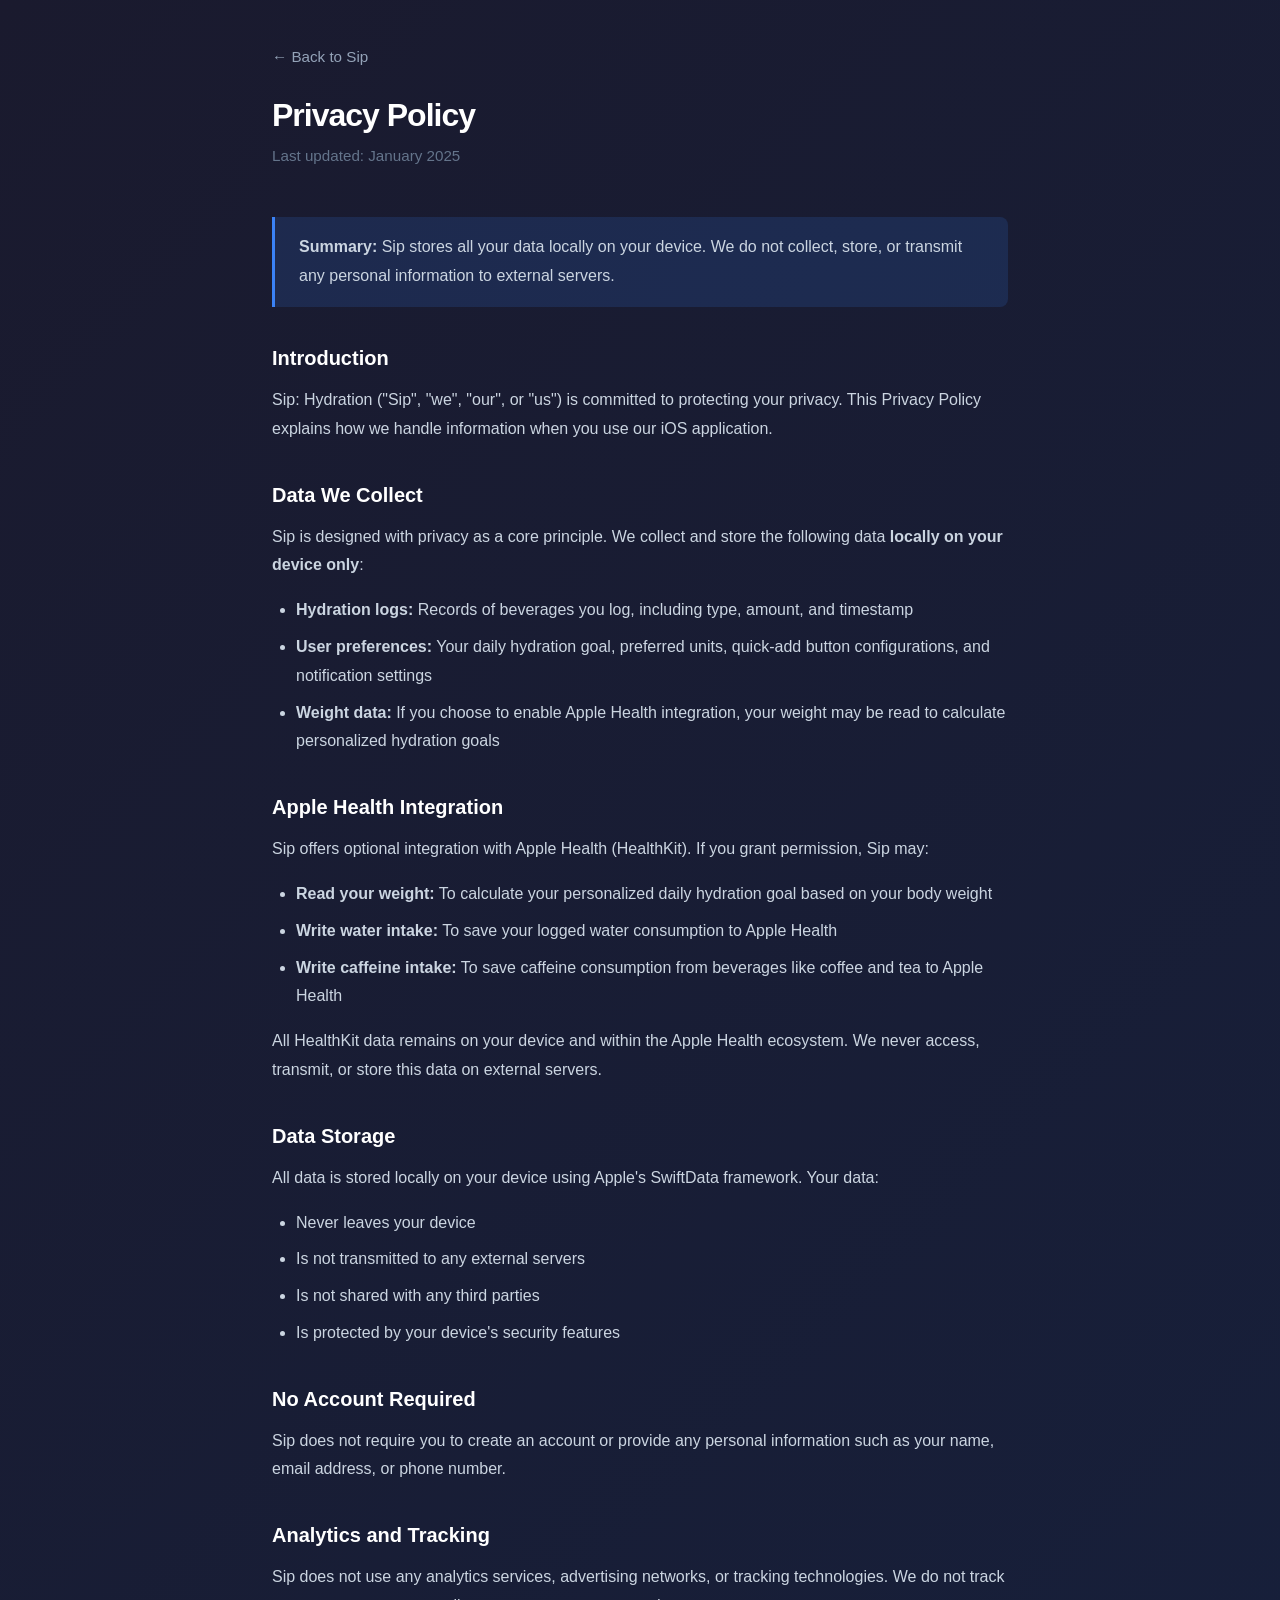
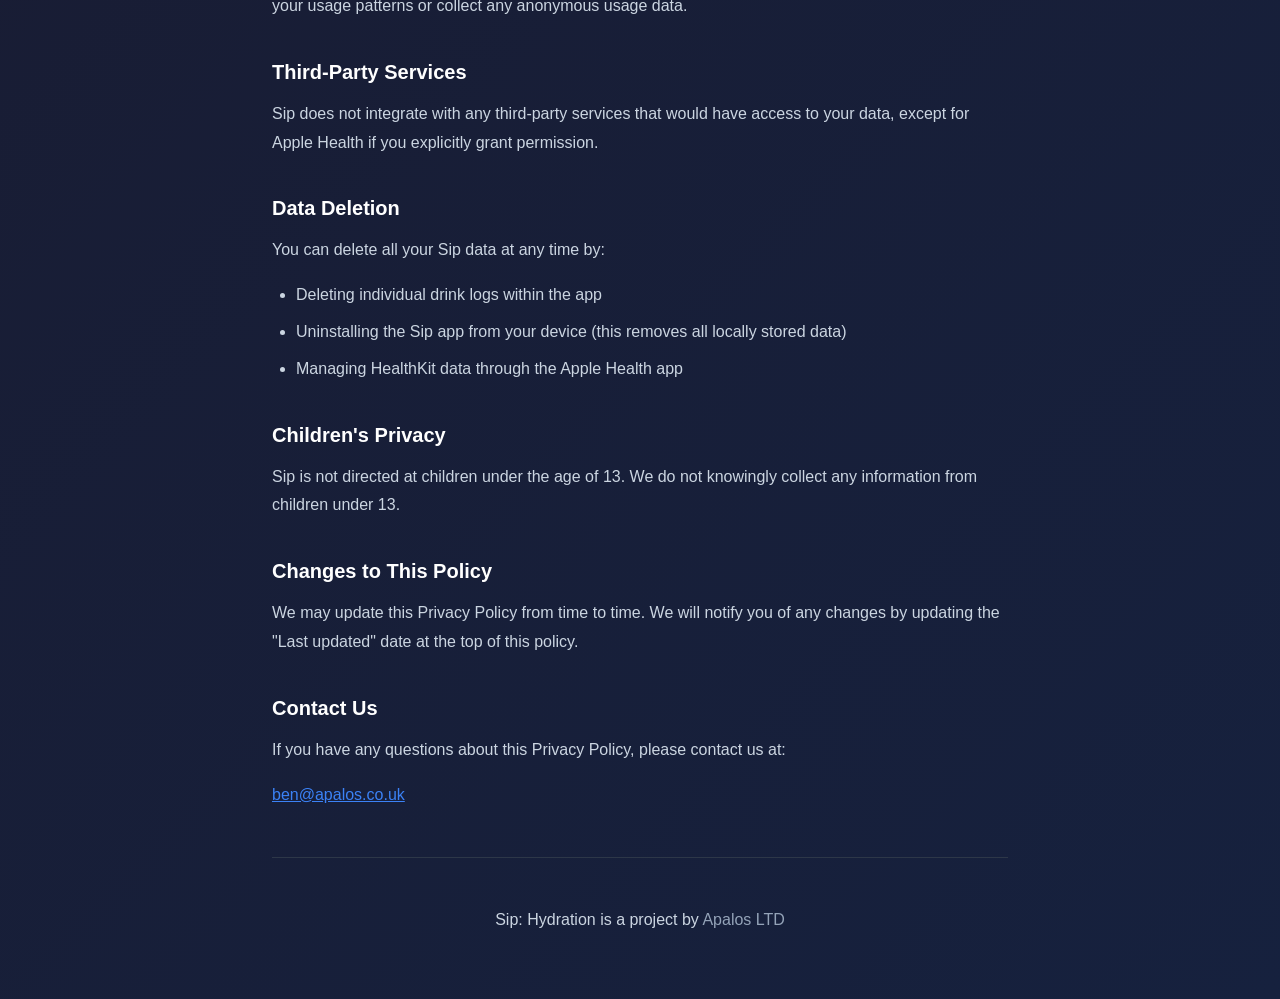
<file: sip/privacy.html>
<!DOCTYPE html>
<html lang="en">
<head>
    <meta charset="UTF-8">
    <meta name="viewport" content="width=device-width, initial-scale=1.0">
    <title>Privacy Policy - Sip: Hydration</title>
    <link rel="icon" href="/favicon.ico" sizes="32x32">
    <link rel="icon" href="/images/favicon.svg" type="image/svg+xml">
    <link rel="apple-touch-icon" href="/images/apple-touch-icon.png">
    <link rel="manifest" href="/site.webmanifest">
    <meta name="theme-color" content="#1a1a2e">
    <style>
        * {
            margin: 0;
            padding: 0;
            box-sizing: border-box;
        }

        body {
            font-family: -apple-system, BlinkMacSystemFont, 'Segoe UI', Roboto, Oxygen, Ubuntu, sans-serif;
            background: linear-gradient(135deg, #1a1a2e 0%, #16213e 100%);
            min-height: 100vh;
            color: #fff;
        }

        .container {
            max-width: 800px;
            margin: 0 auto;
            padding: 3rem 2rem;
        }

        .back-link {
            display: inline-block;
            color: #94a3b8;
            text-decoration: none;
            font-size: 0.95rem;
            margin-bottom: 2rem;
            transition: color 0.2s ease;
        }

        .back-link:hover {
            color: #fff;
        }

        h1 {
            font-size: 2rem;
            font-weight: 700;
            margin-bottom: 0.5rem;
            letter-spacing: -1px;
        }

        .last-updated {
            font-size: 0.95rem;
            color: #64748b;
            margin-bottom: 3rem;
        }

        h2 {
            font-size: 1.25rem;
            font-weight: 600;
            margin-top: 2.5rem;
            margin-bottom: 1rem;
            color: #fff;
        }

        p, li {
            font-size: 1rem;
            line-height: 1.8;
            color: #cbd5e1;
            margin-bottom: 1rem;
        }

        ul {
            margin-left: 1.5rem;
            margin-bottom: 1rem;
        }

        li {
            margin-bottom: 0.5rem;
        }

        .highlight {
            background: rgba(59, 130, 246, 0.15);
            border-left: 3px solid #3b82f6;
            padding: 1rem 1.5rem;
            border-radius: 0 8px 8px 0;
            margin: 1.5rem 0;
        }

        .highlight p {
            margin-bottom: 0;
        }

        .footer {
            text-align: center;
            padding-top: 3rem;
            margin-top: 3rem;
            border-top: 1px solid #2d3748;
            font-size: 0.875rem;
            color: #64748b;
        }

        .footer a {
            color: #94a3b8;
            text-decoration: none;
        }

        .footer a:hover {
            color: #fff;
        }
    </style>
</head>
<body>
    <div class="container">
        <a href="/sip/" class="back-link">&larr; Back to Sip</a>

        <h1>Privacy Policy</h1>
        <p class="last-updated">Last updated: January 2025</p>

        <div class="highlight">
            <p><strong>Summary:</strong> Sip stores all your data locally on your device. We do not collect, store, or transmit any personal information to external servers.</p>
        </div>

        <h2>Introduction</h2>
        <p>Sip: Hydration ("Sip", "we", "our", or "us") is committed to protecting your privacy. This Privacy Policy explains how we handle information when you use our iOS application.</p>

        <h2>Data We Collect</h2>
        <p>Sip is designed with privacy as a core principle. We collect and store the following data <strong>locally on your device only</strong>:</p>
        <ul>
            <li><strong>Hydration logs:</strong> Records of beverages you log, including type, amount, and timestamp</li>
            <li><strong>User preferences:</strong> Your daily hydration goal, preferred units, quick-add button configurations, and notification settings</li>
            <li><strong>Weight data:</strong> If you choose to enable Apple Health integration, your weight may be read to calculate personalized hydration goals</li>
        </ul>

        <h2>Apple Health Integration</h2>
        <p>Sip offers optional integration with Apple Health (HealthKit). If you grant permission, Sip may:</p>
        <ul>
            <li><strong>Read your weight:</strong> To calculate your personalized daily hydration goal based on your body weight</li>
            <li><strong>Write water intake:</strong> To save your logged water consumption to Apple Health</li>
            <li><strong>Write caffeine intake:</strong> To save caffeine consumption from beverages like coffee and tea to Apple Health</li>
        </ul>
        <p>All HealthKit data remains on your device and within the Apple Health ecosystem. We never access, transmit, or store this data on external servers.</p>

        <h2>Data Storage</h2>
        <p>All data is stored locally on your device using Apple's SwiftData framework. Your data:</p>
        <ul>
            <li>Never leaves your device</li>
            <li>Is not transmitted to any external servers</li>
            <li>Is not shared with any third parties</li>
            <li>Is protected by your device's security features</li>
        </ul>

        <h2>No Account Required</h2>
        <p>Sip does not require you to create an account or provide any personal information such as your name, email address, or phone number.</p>

        <h2>Analytics and Tracking</h2>
        <p>Sip does not use any analytics services, advertising networks, or tracking technologies. We do not track your usage patterns or collect any anonymous usage data.</p>

        <h2>Third-Party Services</h2>
        <p>Sip does not integrate with any third-party services that would have access to your data, except for Apple Health if you explicitly grant permission.</p>

        <h2>Data Deletion</h2>
        <p>You can delete all your Sip data at any time by:</p>
        <ul>
            <li>Deleting individual drink logs within the app</li>
            <li>Uninstalling the Sip app from your device (this removes all locally stored data)</li>
            <li>Managing HealthKit data through the Apple Health app</li>
        </ul>

        <h2>Children's Privacy</h2>
        <p>Sip is not directed at children under the age of 13. We do not knowingly collect any information from children under 13.</p>

        <h2>Changes to This Policy</h2>
        <p>We may update this Privacy Policy from time to time. We will notify you of any changes by updating the "Last updated" date at the top of this policy.</p>

        <h2>Contact Us</h2>
        <p>If you have any questions about this Privacy Policy, please contact us at:</p>
        <p><a href="mailto:ben@apalos.co.uk" style="color: #3b82f6;">ben@apalos.co.uk</a></p>

        <div class="footer">
            <p>Sip: Hydration is a project by <a href="/">Apalos LTD</a></p>
        </div>
    </div>
</body>
</html>
</file>
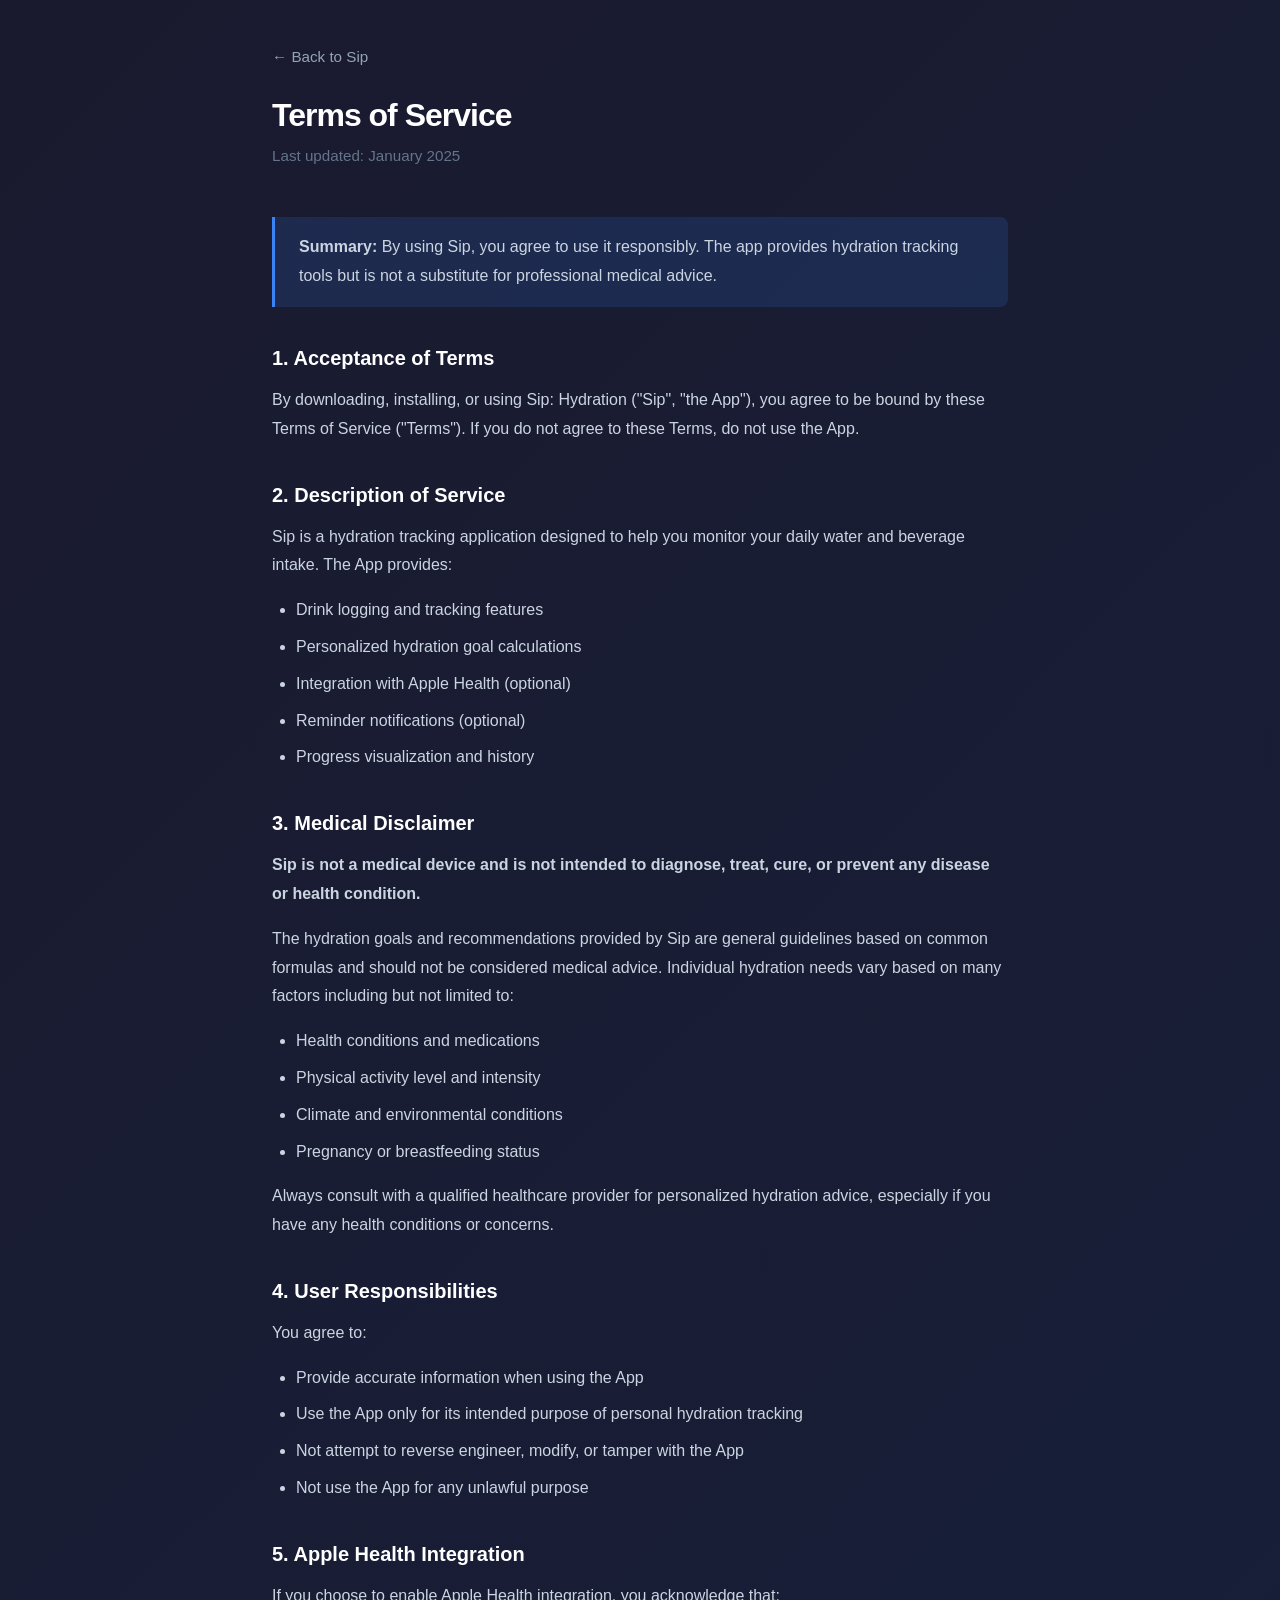
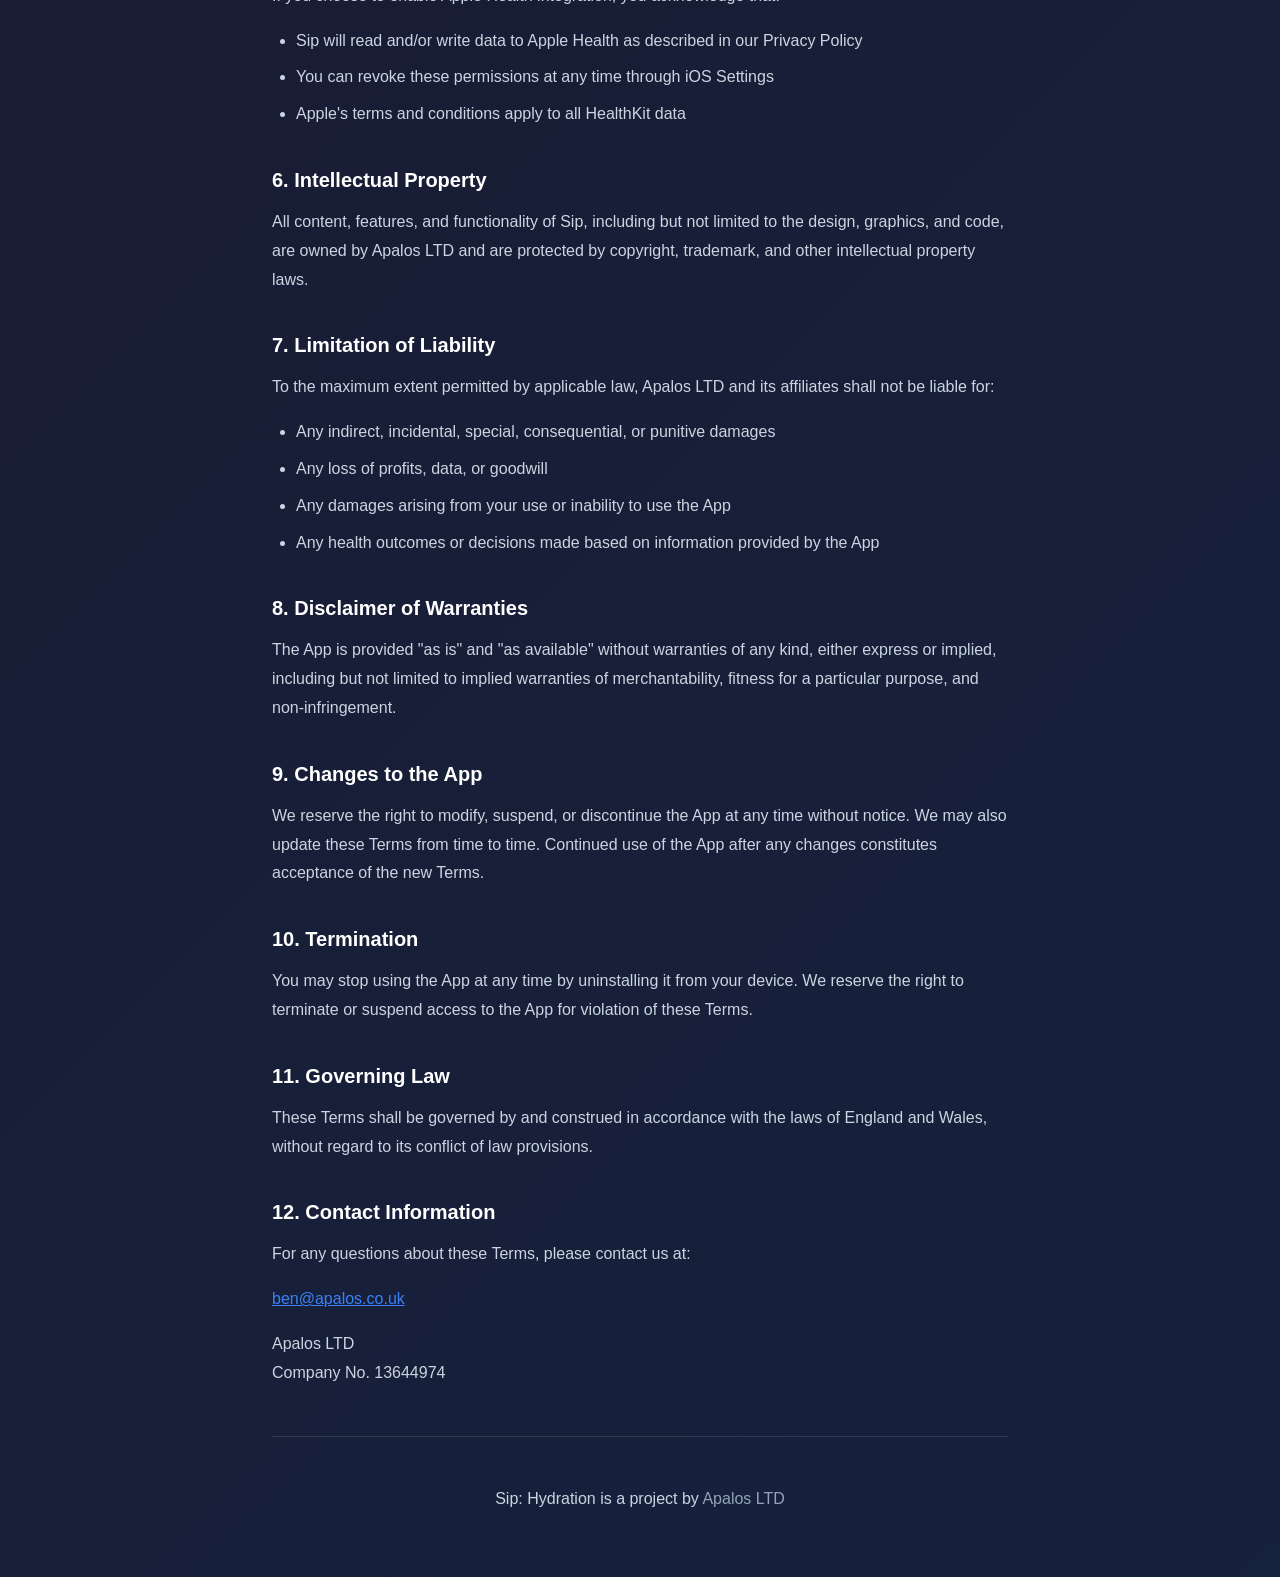
<file: sip/terms.html>
<!DOCTYPE html>
<html lang="en">
<head>
    <meta charset="UTF-8">
    <meta name="viewport" content="width=device-width, initial-scale=1.0">
    <title>Terms of Service - Sip: Hydration</title>
    <link rel="icon" href="/favicon.ico" sizes="32x32">
    <link rel="icon" href="/images/favicon.svg" type="image/svg+xml">
    <link rel="apple-touch-icon" href="/images/apple-touch-icon.png">
    <link rel="manifest" href="/site.webmanifest">
    <meta name="theme-color" content="#1a1a2e">
    <style>
        * {
            margin: 0;
            padding: 0;
            box-sizing: border-box;
        }

        body {
            font-family: -apple-system, BlinkMacSystemFont, 'Segoe UI', Roboto, Oxygen, Ubuntu, sans-serif;
            background: linear-gradient(135deg, #1a1a2e 0%, #16213e 100%);
            min-height: 100vh;
            color: #fff;
        }

        .container {
            max-width: 800px;
            margin: 0 auto;
            padding: 3rem 2rem;
        }

        .back-link {
            display: inline-block;
            color: #94a3b8;
            text-decoration: none;
            font-size: 0.95rem;
            margin-bottom: 2rem;
            transition: color 0.2s ease;
        }

        .back-link:hover {
            color: #fff;
        }

        h1 {
            font-size: 2rem;
            font-weight: 700;
            margin-bottom: 0.5rem;
            letter-spacing: -1px;
        }

        .last-updated {
            font-size: 0.95rem;
            color: #64748b;
            margin-bottom: 3rem;
        }

        h2 {
            font-size: 1.25rem;
            font-weight: 600;
            margin-top: 2.5rem;
            margin-bottom: 1rem;
            color: #fff;
        }

        p, li {
            font-size: 1rem;
            line-height: 1.8;
            color: #cbd5e1;
            margin-bottom: 1rem;
        }

        ul {
            margin-left: 1.5rem;
            margin-bottom: 1rem;
        }

        li {
            margin-bottom: 0.5rem;
        }

        .highlight {
            background: rgba(59, 130, 246, 0.15);
            border-left: 3px solid #3b82f6;
            padding: 1rem 1.5rem;
            border-radius: 0 8px 8px 0;
            margin: 1.5rem 0;
        }

        .highlight p {
            margin-bottom: 0;
        }

        .footer {
            text-align: center;
            padding-top: 3rem;
            margin-top: 3rem;
            border-top: 1px solid #2d3748;
            font-size: 0.875rem;
            color: #64748b;
        }

        .footer a {
            color: #94a3b8;
            text-decoration: none;
        }

        .footer a:hover {
            color: #fff;
        }
    </style>
</head>
<body>
    <div class="container">
        <a href="/sip/" class="back-link">&larr; Back to Sip</a>

        <h1>Terms of Service</h1>
        <p class="last-updated">Last updated: January 2025</p>

        <div class="highlight">
            <p><strong>Summary:</strong> By using Sip, you agree to use it responsibly. The app provides hydration tracking tools but is not a substitute for professional medical advice.</p>
        </div>

        <h2>1. Acceptance of Terms</h2>
        <p>By downloading, installing, or using Sip: Hydration ("Sip", "the App"), you agree to be bound by these Terms of Service ("Terms"). If you do not agree to these Terms, do not use the App.</p>

        <h2>2. Description of Service</h2>
        <p>Sip is a hydration tracking application designed to help you monitor your daily water and beverage intake. The App provides:</p>
        <ul>
            <li>Drink logging and tracking features</li>
            <li>Personalized hydration goal calculations</li>
            <li>Integration with Apple Health (optional)</li>
            <li>Reminder notifications (optional)</li>
            <li>Progress visualization and history</li>
        </ul>

        <h2>3. Medical Disclaimer</h2>
        <p><strong>Sip is not a medical device and is not intended to diagnose, treat, cure, or prevent any disease or health condition.</strong></p>
        <p>The hydration goals and recommendations provided by Sip are general guidelines based on common formulas and should not be considered medical advice. Individual hydration needs vary based on many factors including but not limited to:</p>
        <ul>
            <li>Health conditions and medications</li>
            <li>Physical activity level and intensity</li>
            <li>Climate and environmental conditions</li>
            <li>Pregnancy or breastfeeding status</li>
        </ul>
        <p>Always consult with a qualified healthcare provider for personalized hydration advice, especially if you have any health conditions or concerns.</p>

        <h2>4. User Responsibilities</h2>
        <p>You agree to:</p>
        <ul>
            <li>Provide accurate information when using the App</li>
            <li>Use the App only for its intended purpose of personal hydration tracking</li>
            <li>Not attempt to reverse engineer, modify, or tamper with the App</li>
            <li>Not use the App for any unlawful purpose</li>
        </ul>

        <h2>5. Apple Health Integration</h2>
        <p>If you choose to enable Apple Health integration, you acknowledge that:</p>
        <ul>
            <li>Sip will read and/or write data to Apple Health as described in our Privacy Policy</li>
            <li>You can revoke these permissions at any time through iOS Settings</li>
            <li>Apple's terms and conditions apply to all HealthKit data</li>
        </ul>

        <h2>6. Intellectual Property</h2>
        <p>All content, features, and functionality of Sip, including but not limited to the design, graphics, and code, are owned by Apalos LTD and are protected by copyright, trademark, and other intellectual property laws.</p>

        <h2>7. Limitation of Liability</h2>
        <p>To the maximum extent permitted by applicable law, Apalos LTD and its affiliates shall not be liable for:</p>
        <ul>
            <li>Any indirect, incidental, special, consequential, or punitive damages</li>
            <li>Any loss of profits, data, or goodwill</li>
            <li>Any damages arising from your use or inability to use the App</li>
            <li>Any health outcomes or decisions made based on information provided by the App</li>
        </ul>

        <h2>8. Disclaimer of Warranties</h2>
        <p>The App is provided "as is" and "as available" without warranties of any kind, either express or implied, including but not limited to implied warranties of merchantability, fitness for a particular purpose, and non-infringement.</p>

        <h2>9. Changes to the App</h2>
        <p>We reserve the right to modify, suspend, or discontinue the App at any time without notice. We may also update these Terms from time to time. Continued use of the App after any changes constitutes acceptance of the new Terms.</p>

        <h2>10. Termination</h2>
        <p>You may stop using the App at any time by uninstalling it from your device. We reserve the right to terminate or suspend access to the App for violation of these Terms.</p>

        <h2>11. Governing Law</h2>
        <p>These Terms shall be governed by and construed in accordance with the laws of England and Wales, without regard to its conflict of law provisions.</p>

        <h2>12. Contact Information</h2>
        <p>For any questions about these Terms, please contact us at:</p>
        <p><a href="mailto:ben@apalos.co.uk" style="color: #3b82f6;">ben@apalos.co.uk</a></p>
        <p>Apalos LTD<br>Company No. 13644974</p>

        <div class="footer">
            <p>Sip: Hydration is a project by <a href="/">Apalos LTD</a></p>
        </div>
    </div>
</body>
</html>
</file>
<file: case-study.css>
:root {
    color-scheme: dark;
    --background: #111827;
    --background-deep: #0b1020;
    --surface: rgba(255, 255, 255, 0.055);
    --surface-strong: rgba(255, 255, 255, 0.09);
    --border: rgba(148, 163, 184, 0.2);
    --text: #f8fafc;
    --muted: #a9b6c8;
    --accent: #60a5fa;
    --accent-strong: #3b82f6;
}

* {
    box-sizing: border-box;
    margin: 0;
    padding: 0;
}

body {
    min-height: 100vh;
    background:
        radial-gradient(circle at 85% 10%, rgba(59, 130, 246, 0.16), transparent 34rem),
        linear-gradient(145deg, var(--background-deep), var(--background));
    color: var(--text);
    font-family: -apple-system, BlinkMacSystemFont, "Segoe UI", Roboto, Oxygen, Ubuntu, sans-serif;
}

a {
    color: inherit;
}

.shell {
    width: min(100% - 2rem, 980px);
    margin: 0 auto;
    padding: 2rem 0 4rem;
}

.back-link {
    display: inline-flex;
    align-items: center;
    gap: 0.45rem;
    color: var(--muted);
    text-decoration: none;
    font-weight: 600;
}

.back-link:hover {
    color: var(--text);
}

.hero {
    display: grid;
    grid-template-columns: 112px minmax(0, 1fr);
    gap: 2rem;
    align-items: center;
    padding: 5rem 0 3.5rem;
}

.project-logo {
    width: 112px;
    height: 112px;
    border-radius: 24px;
    object-fit: cover;
    box-shadow: 0 20px 50px rgba(0, 0, 0, 0.28);
}

.eyebrow {
    margin-bottom: 0.8rem;
    color: var(--accent);
    font-size: 0.8rem;
    font-weight: 750;
    letter-spacing: 0.12em;
    text-transform: uppercase;
}

h1 {
    max-width: 780px;
    font-size: clamp(2.35rem, 7vw, 4.7rem);
    line-height: 0.98;
    letter-spacing: -0.05em;
}

.lede {
    max-width: 720px;
    margin-top: 1.35rem;
    color: #cbd5e1;
    font-size: clamp(1.08rem, 2vw, 1.3rem);
    line-height: 1.65;
}

.actions {
    display: flex;
    flex-wrap: wrap;
    gap: 0.8rem;
    margin-top: 1.75rem;
}

.button {
    display: inline-flex;
    align-items: center;
    gap: 0.45rem;
    padding: 0.85rem 1.15rem;
    border: 1px solid var(--border);
    border-radius: 9px;
    background: var(--surface);
    text-decoration: none;
    font-weight: 700;
}

.button.primary {
    border-color: var(--accent-strong);
    background: var(--accent-strong);
}

.button:hover {
    background: var(--surface-strong);
}

.button.primary:hover {
    background: #2563eb;
}

.facts {
    display: grid;
    grid-template-columns: repeat(4, minmax(0, 1fr));
    overflow: hidden;
    margin-bottom: 2rem;
    border: 1px solid var(--border);
    border-radius: 16px;
    background: var(--surface);
}

.fact {
    min-height: 118px;
    padding: 1.35rem;
    border-right: 1px solid var(--border);
}

.fact:last-child {
    border-right: 0;
}

.fact-label {
    display: block;
    margin-bottom: 0.45rem;
    color: #7f91a9;
    font-size: 0.72rem;
    font-weight: 750;
    letter-spacing: 0.1em;
    text-transform: uppercase;
}

.fact-value {
    color: #e2e8f0;
    font-size: 0.94rem;
    line-height: 1.5;
}

.story-grid {
    display: grid;
    grid-template-columns: repeat(3, minmax(0, 1fr));
    gap: 1rem;
}

.story-card {
    padding: 1.6rem;
    border: 1px solid var(--border);
    border-radius: 16px;
    background: var(--surface);
}

.story-card h2 {
    margin-bottom: 0.85rem;
    font-size: 1.2rem;
}

.story-card p {
    color: var(--muted);
    font-size: 0.96rem;
    line-height: 1.7;
}

.footer {
    display: flex;
    justify-content: space-between;
    gap: 1rem;
    margin-top: 3rem;
    padding-top: 1.5rem;
    border-top: 1px solid var(--border);
    color: #718096;
    font-size: 0.86rem;
}

.footer a {
    color: #94a3b8;
    text-decoration: none;
}

.footer a:hover {
    color: var(--text);
}

@media (max-width: 760px) {
    .hero {
        grid-template-columns: 80px minmax(0, 1fr);
        gap: 1.25rem;
        padding: 3.5rem 0 2.5rem;
    }

    .project-logo {
        width: 80px;
        height: 80px;
        border-radius: 18px;
    }

    .facts {
        grid-template-columns: repeat(2, minmax(0, 1fr));
    }

    .fact:nth-child(2) {
        border-right: 0;
    }

    .fact:nth-child(-n + 2) {
        border-bottom: 1px solid var(--border);
    }

    .story-grid {
        grid-template-columns: 1fr;
    }
}

@media (max-width: 480px) {
    .hero {
        grid-template-columns: 1fr;
    }

    .facts {
        grid-template-columns: 1fr;
    }

    .fact,
    .fact:nth-child(2) {
        border-right: 0;
        border-bottom: 1px solid var(--border);
    }

    .fact:last-child {
        border-bottom: 0;
    }

    .footer {
        flex-direction: column;
    }
}
</file>
